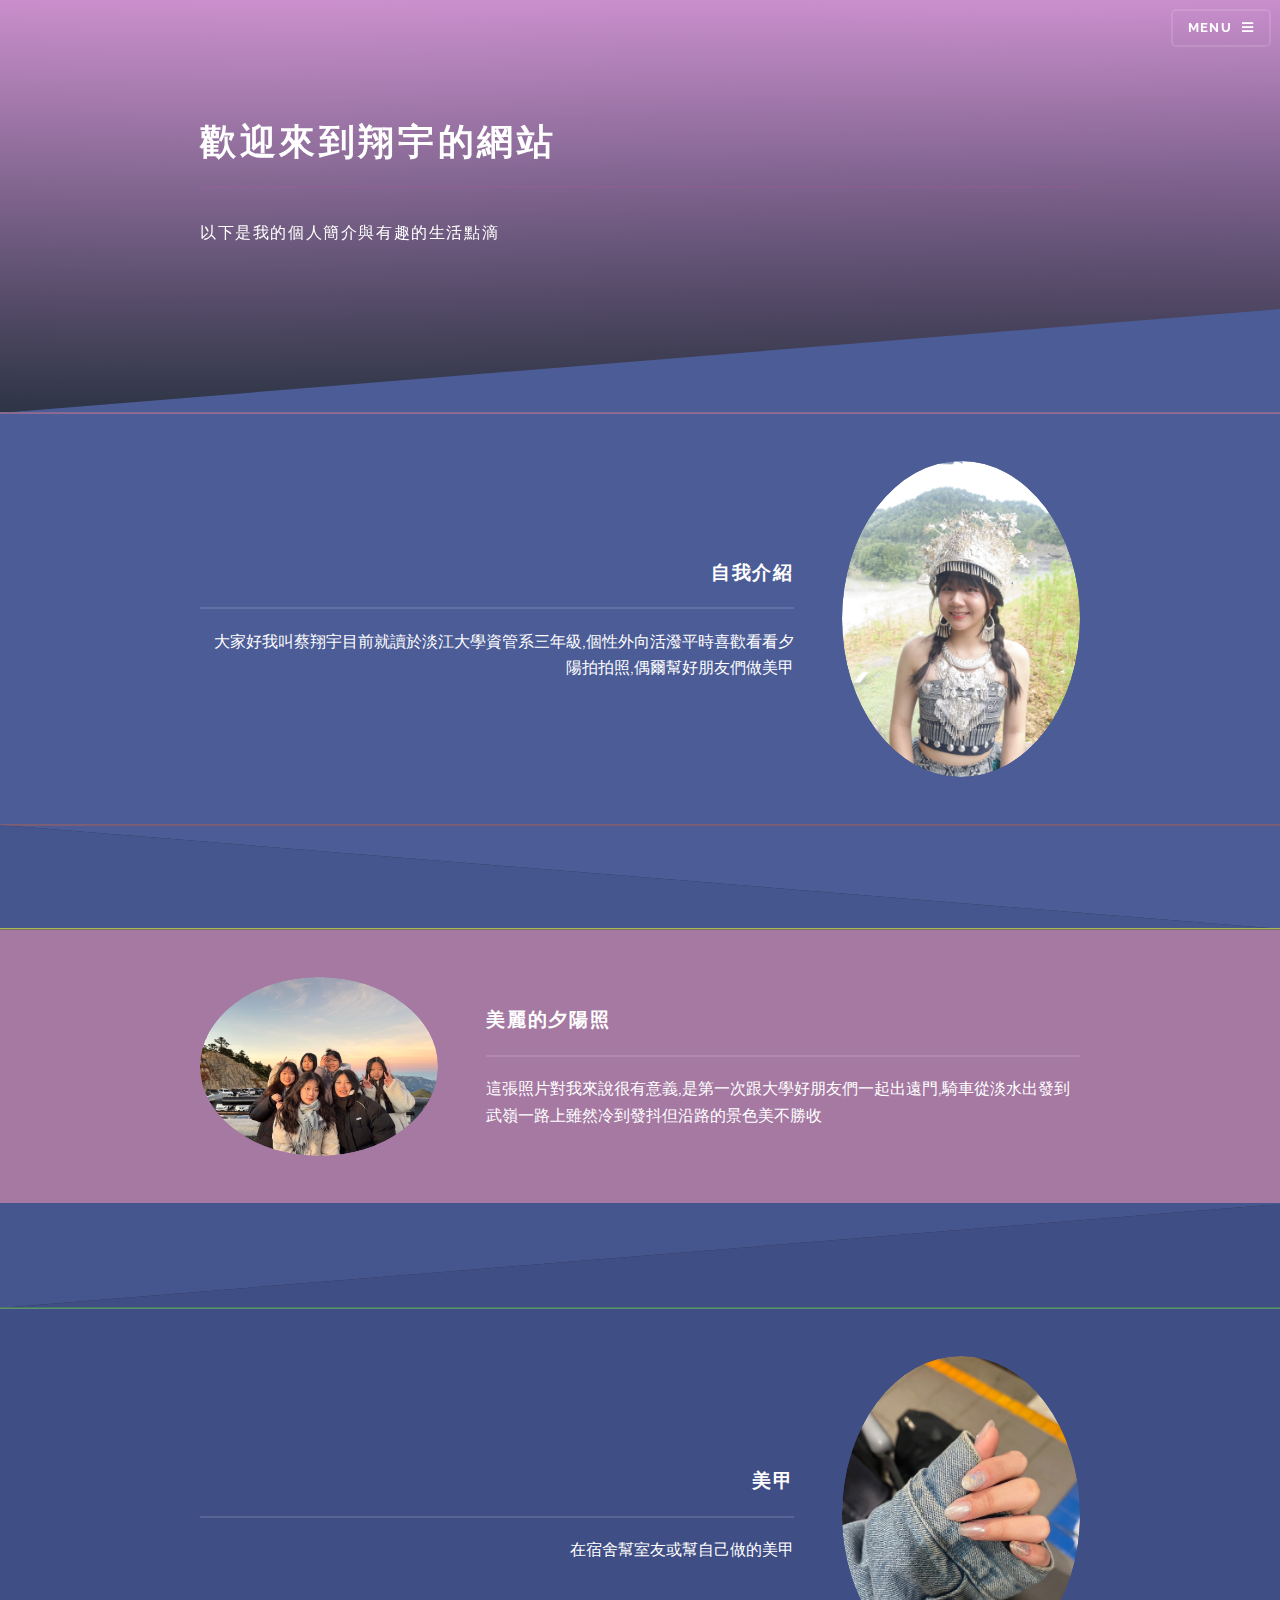
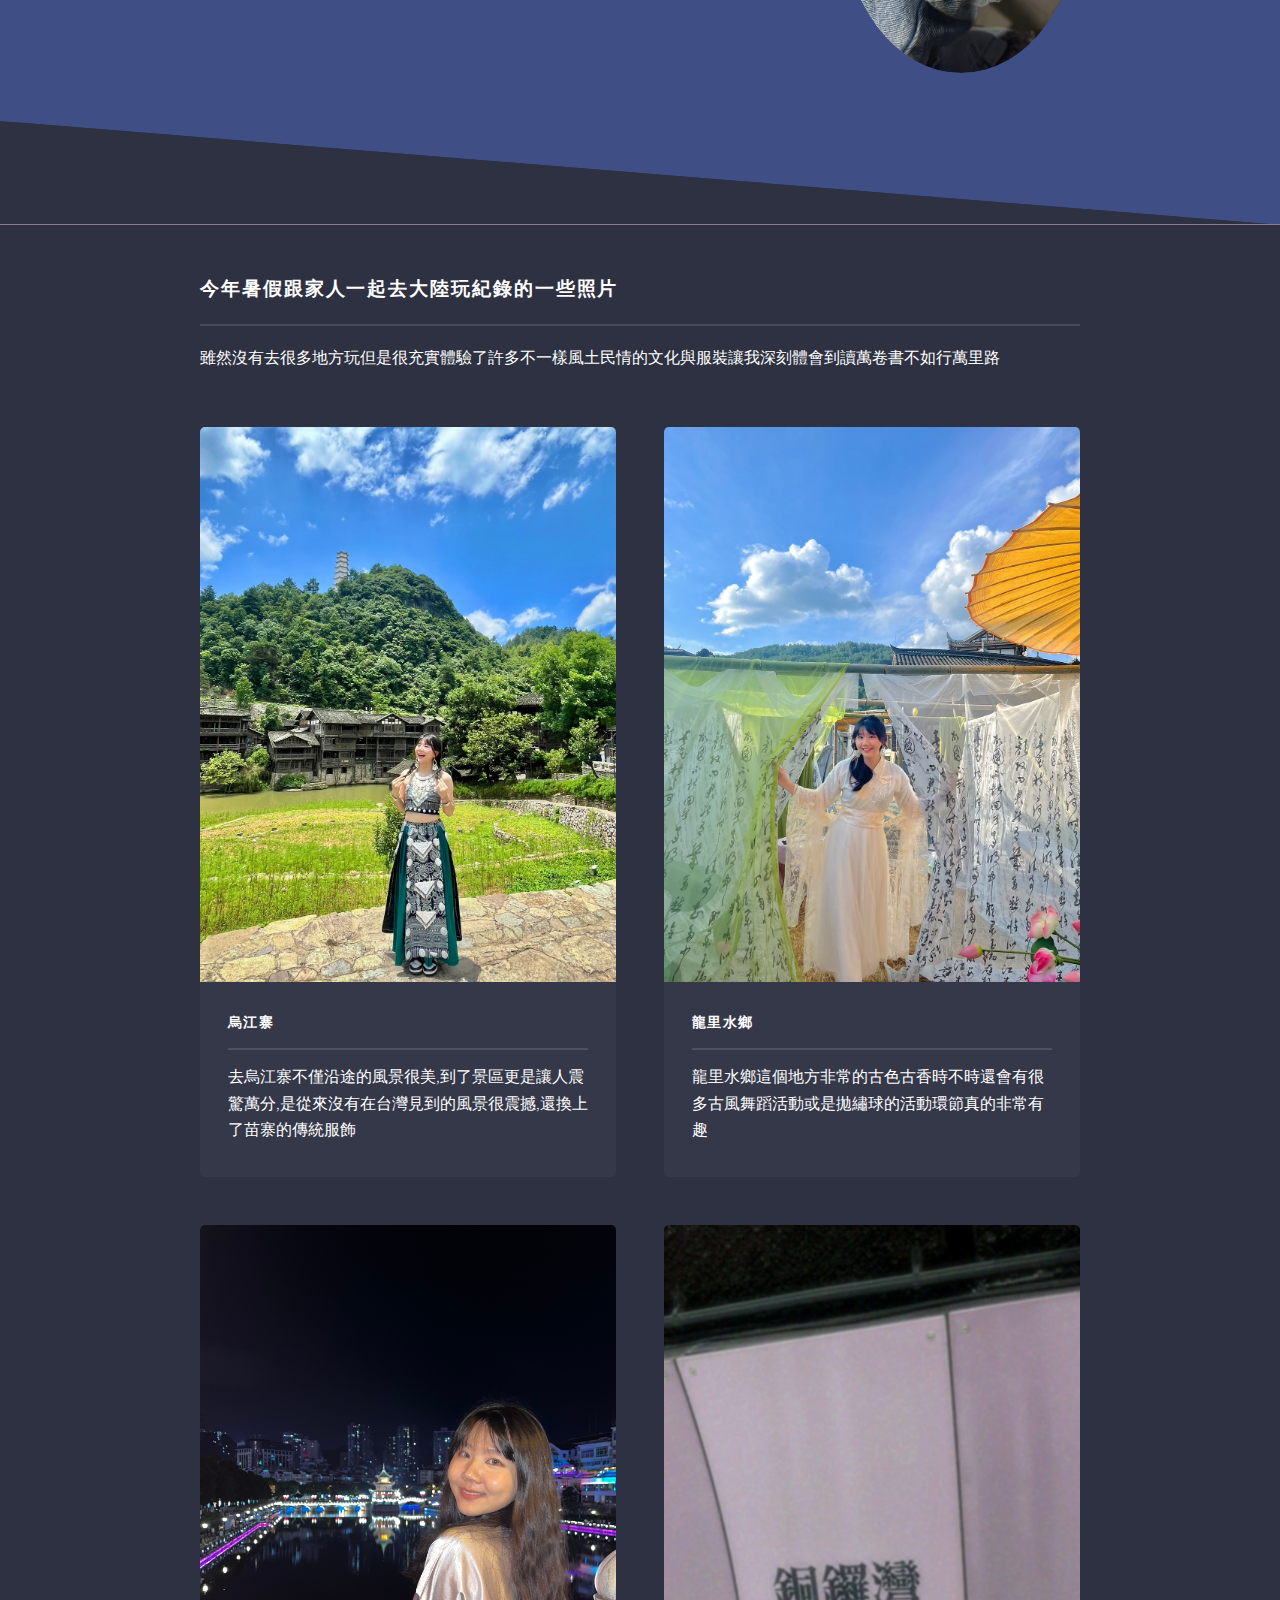
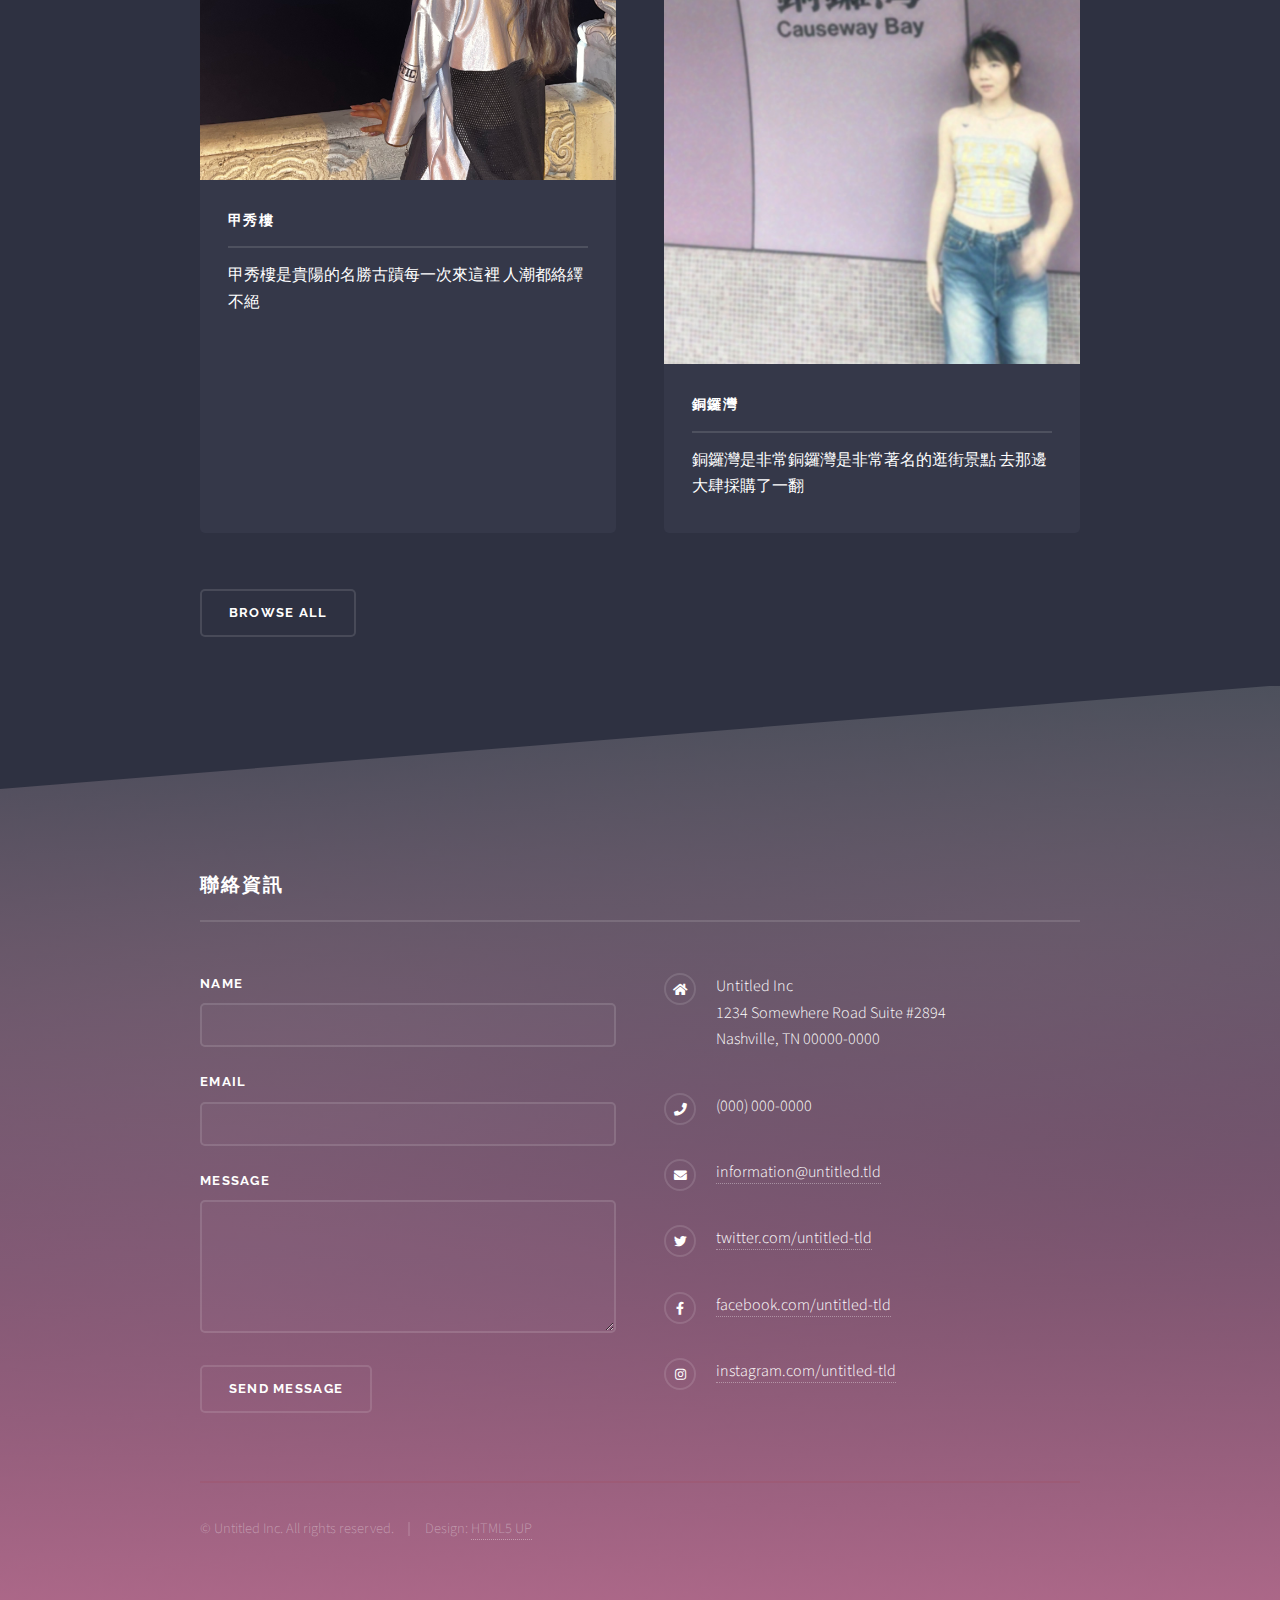
<file: index.html>
<!DOCTYPE HTML>
<!--
	Solid State by HTML5 UP
	html5up.net | @ajlkn
	Free for personal and commercial use under the CCA 3.0 license (html5up.net/license)
-->
<html>
	<head>
		<title>Solid State by HTML5 UP</title>
		<meta charset="utf-8" />
		<meta name="viewport" content="width=device-width, initial-scale=1, user-scalable=no" />
		<link rel="stylesheet" href="assets/css/main.css" />
		<noscript><link rel="stylesheet" href="assets/css/noscript.css" /></noscript>
	</head>
	<body class="is-preload">

		<!-- Page Wrapper -->
			<div id="page-wrapper">

				<!-- Header -->
					<header id="header" class="alt">
						<h1><a href="index.html">Solid State</a></h1>
						<nav>
							<a href="#menu">Menu</a>
						</nav>
					</header>

				<!-- Menu -->
					<nav id="menu">
						<div class="inner">
							<h2>Menu</h2>
							<ul class="links">
								<li><a href="index.html">Home</a></li>
								<li><a href="generic.html">Generic</a></li>
								<li><a href="elements.html">Elements</a></li>
								<li><a href="#">Log In</a></li>
								<li><a href="#">Sign Up</a></li>
							</ul>
							<a href="#" class="close">Close</a>
						</div>
					</nav>

				<!-- Banner -->
					<section id="banner">
						<div class="inner">
							
							<h2>歡迎來到翔宇的網站</h2>
							<p>以下是我的個人簡介與有趣的生活點滴</p>
                            <p></p>
						</div>
					</section>

				<!-- Wrapper -->
					<section id="wrapper">

						<!-- One -->
							<section id="one" class="wrapper spotlight style1">
								<div class="inner">
									<a href="#" class="image"><img src="大臉笑.jpg" alt="" /></a>
									<div class="content">
										<h2 class="major">自我介紹
                                        </h2>
										<p> 大家好我叫蔡翔宇目前就讀於淡江大學資管系三年級,個性外向活潑平時喜歡看看夕陽拍拍照,偶爾幫好朋友們做美甲</p>
										
									</div>
								</div>
							</section>

						<!-- Two -->
							<section id="two" class="wrapper alt spotlight style2">
								<div class="inner">
									<a href="#" class="image"><img src="團2.jpg" alt="" /></a>
									<div class="content">
										<h2 class="major">美麗的夕陽照</h2>
										<p>這張照片對我來說很有意義,是第一次跟大學好朋友們一起出遠門,騎車從淡水出發到武嶺一路上雖然冷到發抖但沿路的景色美不勝收

                                        </p>
									</div>
								</div>
							</section>

						<!-- Three -->
							<section id="three" class="wrapper spotlight style3">
								<div class="inner">
									<a href="#" class="image"><img src="甲.jpg" alt="" /></a>
									<div class="content">
										<h2 class="major">美甲</h2>
										<p>在宿舍幫室友或幫自己做的美甲</p>
										
									</div>
								</div>
							</section>

						<!-- Four -->
							<section id="four" class="wrapper alt style1">
								<div class="inner">
									<h2 class="major">今年暑假跟家人一起去大陸玩紀錄的一些照片</h2>
									<p>雖然沒有去很多地方玩但是很充實體驗了許多不一樣風土民情的文化與服裝讓我深刻體會到讀萬卷書不如行萬里路</p>
									<section class="features">
										<article>
											<a href="#" class="image"><img src="辮子.jpg" alt="" /></a>
											<h3 class="major">烏江寨</h3>
											<p>去烏江寨不僅沿途的風景很美,到了景區更是讓人震驚萬分,是從來沒有在台灣見到的風景很震撼,還換上了苗寨的傳統服飾</p>
											
										</article>
										<article>
											<a href="#" class="image"><img src="古裝.jpg" alt="" /></a>
											<h3 class="major">龍里水鄉</h3>
											<p>龍里水鄉這個地方非常的古色古香時不時還會有很多古風舞蹈活動或是拋繡球的活動環節真的非常有趣</p>
											
										</article>
										<article>
											<a href="#" class="image"><img src="甲秀樓.jpg" alt="" /></a>
											<h3 class="major">甲秀樓
											</h3>
											<p>甲秀樓是貴陽的名勝古蹟每一次來這裡 人潮都絡繹不絕</p>
											
										</article>
										<article>
											<a href="#" class="image"><img src="銅鑼灣.jpg" alt="" /></a>
											<h3 class="major">銅鑼灣</h3>
											<p>銅鑼灣是非常銅鑼灣是非常著名的逛街景點 去那邊大肆採購了一翻</p>
											
										</article>
									</section>
									<ul class="actions">
										<li><a href="#" class="button">Browse All</a></li>
									</ul>
								</div>
							</section>

					</section>

				<!-- Footer -->
					<section id="footer">
						<div class="inner">
							<h2 class="major">聯絡資訊</h2>
							<p>
							</p>
							<form method="post" action="#">
								<div class="fields">
									<div class="field">
										<label for="name">Name</label>
										<input type="text" name="name" id="name" />
									</div>
									<div class="field">
										<label for="email">Email</label>
										<input type="email" name="email" id="email" />
									</div>
									<div class="field">
										<label for="message">Message</label>
										<textarea name="message" id="message" rows="4"></textarea>
									</div>
								</div>
								<ul class="actions">
									<li><input type="submit" value="Send Message" /></li>
								</ul>
							</form>
							<ul class="contact">
								<li class="icon solid fa-home">
									Untitled Inc<br />
									1234 Somewhere Road Suite #2894<br />
									Nashville, TN 00000-0000
								</li>
								<li class="icon solid fa-phone">(000) 000-0000</li>
								<li class="icon solid fa-envelope"><a href="#">information@untitled.tld</a></li>
								<li class="icon brands fa-twitter"><a href="#">twitter.com/untitled-tld</a></li>
								<li class="icon brands fa-facebook-f"><a href="#">facebook.com/untitled-tld</a></li>
								<li class="icon brands fa-instagram"><a href="#">instagram.com/untitled-tld</a></li>
							</ul>
							<ul class="copyright">
								<li>&copy; Untitled Inc. All rights reserved.</li><li>Design: <a href="http://html5up.net">HTML5 UP</a></li>
							</ul>
						</div>
					</section>

			</div>

		<!-- Scripts -->
			<script src="assets/js/jquery.min.js"></script>
			<script src="assets/js/jquery.scrollex.min.js"></script>
			<script src="assets/js/browser.min.js"></script>
			<script src="assets/js/breakpoints.min.js"></script>
			<script src="assets/js/util.js"></script>
			<script src="assets/js/main.js"></script>

	</body>
</html>
</file>
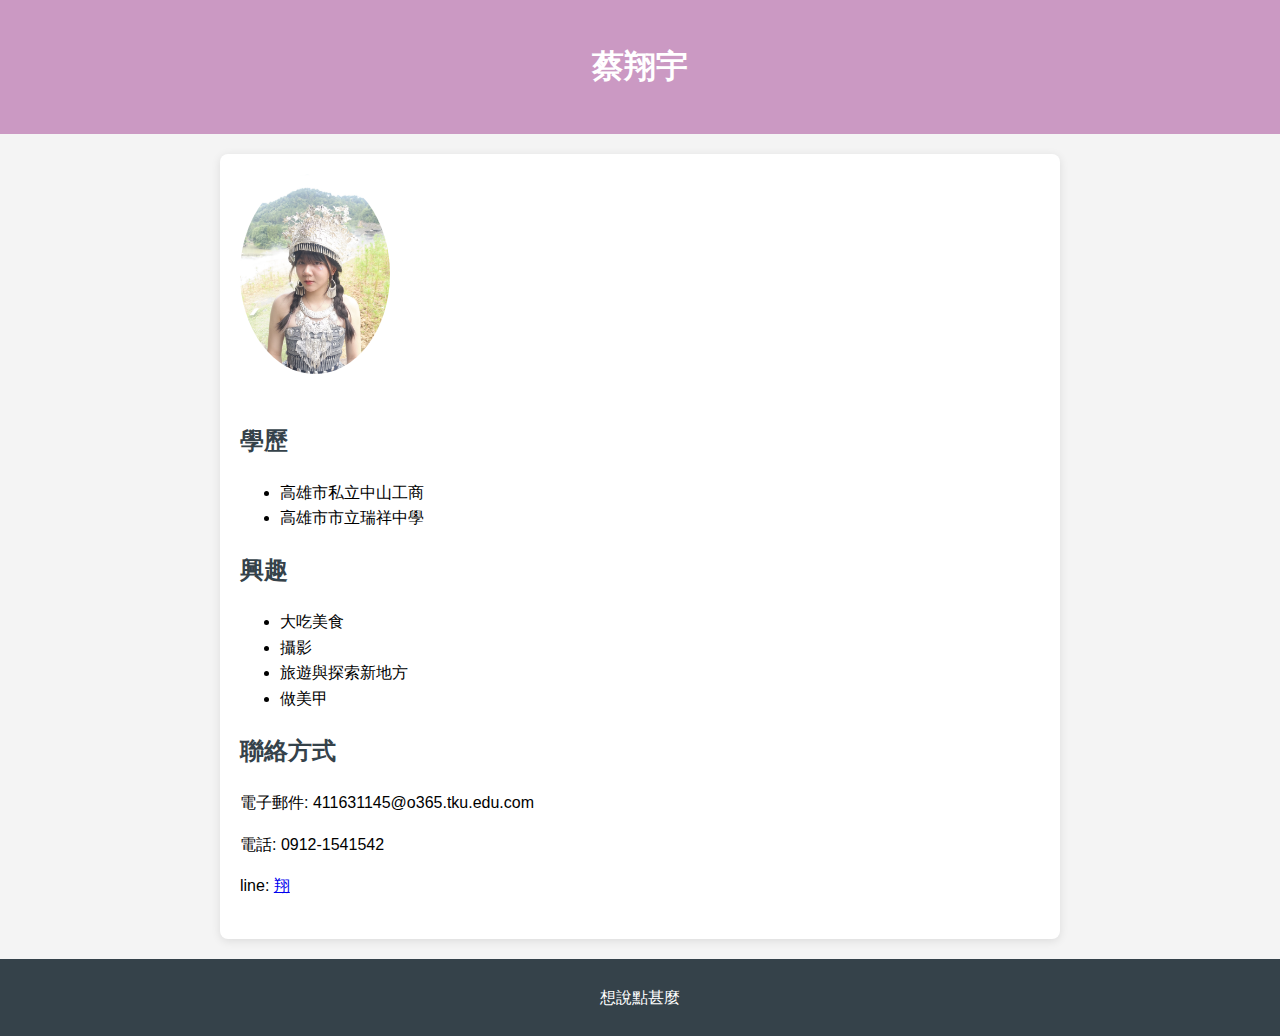
<file: about.html>
<!DOCTYPE html>
<html lang="en">
<head>
    <meta charset="UTF-8">
    <meta name="viewport" content="width=device-width, initial-scale=1.0">
    <title>歡迎來到翔宇的網站</title>
    <link rel="stylesheet" href="style.css">
</head>


<body>
    <div>
        <header>
            <h1>蔡翔宇</h1>
        </header>

        <main>
            <section class="education-section">
                <img src="法令紋.jpg" alt="個人照" class="profile-pic">
                <h2>學歷</h2>
                <ul>
                    <li>高雄市私立中山工商</li>
                    <li>高雄市市立瑞祥中學</li>
                </ul>
            </section>
            <section class="interests-section">
                <h2>興趣</h2>
                <ul>
                    <li>大吃美食</li>
                    <li>攝影</li>
                    <li>旅遊與探索新地方</li>
                    <li>做美甲</li>
                </ul>
            </section>
            <section class="contact-section">
                <h2>聯絡方式</h2>
                <p>電子郵件: 411631145@o365.tku.edu.com</p>
                <p>電話: 0912-1541542</p>
                <p>line: <a href="https://www.linkedin.com/in/yourprofile" target="_blank">翔</a></p>
            </section>
        </main>
        <footer>
            <p>想說點甚麼</p>
        </footer>
    </div>
    
</body>
</html>
</file>
<file: assets/css/noscript.css>
/*
	Solid State by HTML5 UP
	html5up.net | @ajlkn
	Free for personal and commercial use under the CCA 3.0 license (html5up.net/license)
*/

/* Banner */

	body.is-preload #banner .logo {
		-moz-transform: none;
		-webkit-transform: none;
		-ms-transform: none;
		transform: none;
		opacity: 1;
	}

	body.is-preload #banner h2 {
		opacity: 1;
		-moz-transform: none;
		-webkit-transform: none;
		-ms-transform: none;
		transform: none;
		-moz-filter: none;
		-webkit-filter: none;
		-ms-filter: none;
		filter: none;
	}

	body.is-preload #banner p {
		opacity: 01;
		-moz-transform: none;
		-webkit-transform: none;
		-ms-transform: none;
		transform: none;
		-moz-filter: none;
		-webkit-filter: none;
		-ms-filter: none;
		filter: none;
	}
</file>
<file: style.css>
body {
    font-family: Arial, sans-serif;
    line-height: 1.6;
    margin: 0;
    padding: 0;
    background-color: #f4f4f4;
}

header {
    background: #cb99c3;
    color: #ffffff;
    padding: 20px 0;
    text-align: center;
}

main {
    max-width: 800px;
    margin: 20px auto;
    padding: 20px;
    background: #ffffff;
    border-radius: 8px;
    box-shadow: 0 2px 10px rgba(0, 0, 0, 0.1);
}

.profile-pic{
    width: 150PX;
    border-radius: 50%;
    margin-bottom: 20px;
}

section {
    margin-bottom: 20px;
}

h2 {
    color: #35424a;
}

footer {
    text-align: center;
    padding: 10px 0;
    background: #35424a;
    color: #ffffff;
}
</file>
<file: assets/css/main.css>
@import url(fontawesome-all.min.css);
@import url("https://fonts.googleapis.com/css?family=Raleway:200,700|Source+Sans+Pro:300,600,300italic,600italic");

/*
	Solid State by HTML5 UP
	html5up.net | @ajlkn
	Free for personal and commercial use under the CCA 3.0 license (html5up.net/license)
*/

html, body, div, span, applet, object,
iframe, h1, h2, h3, h4, h5, h6, p, blockquote,
pre, a, abbr, acronym, address, big, cite,
code, del, dfn, em, img, ins, kbd, q, s, samp,
small, strike, strong, sub, sup, tt, var, b,
u, i, center, dl, dt, dd, ol, ul, li, fieldset,
form, label, legend, table, caption, tbody,
tfoot, thead, tr, th, td, article, aside,
canvas, details, embed, figure, figcaption,
footer, header, hgroup, menu, nav, output, ruby,
section, summary, time, mark, audio, video {
	margin: 0;
	padding: 0;
	border: 0;
	font-size: 100%;
	font: inherit;
	vertical-align: baseline;}

article, aside, details, figcaption, figure,
footer, header, hgroup, menu, nav, section {
	display: block;}

body {
	line-height: 1;
}

ol, ul {
	list-style: none;
}

blockquote, q {
	quotes: none;
}

	blockquote:before, blockquote:after, q:before, q:after {
		content: '';
		content: none;
	}

table {
	border-collapse: collapse;
	border-spacing: 0;
}

body {
	-webkit-text-size-adjust: none;
}

mark {
	background-color: transparent;
	color: inherit;
}

input::-moz-focus-inner {
	border: 0;
	padding: 0;
}

input, select, textarea {
	-moz-appearance: none;
	-webkit-appearance: none;
	-ms-appearance: none;
	appearance: none;
}

/* Basic */

	@-ms-viewport {
		width: device-width;
	}

	body {
		-ms-overflow-style: scrollbar;
	}

	@media screen and (max-width: 480px) {

		html, body {
			min-width: 320px;
		}

	}

	html {
		box-sizing: border-box;
	}

	*, *:before, *:after {
		box-sizing: inherit;
	}

	body {
		background-color: #2e3141;
		background-image: linear-gradient(to top, rgba(46, 49, 65, 0.8), rgba(46, 49, 65, 0.8)), url("../../images/bg.jpg");
		background-size: auto,
 cover;
		background-attachment: fixed,
 fixed;
		background-position: center,
 center;
	}

		body.is-preload *, body.is-preload *:before, body.is-preload *:after {
			-moz-animation: none !important;
			-webkit-animation: none !important;
			-ms-animation: none !important;
			animation: none !important;
			-moz-transition: none !important;
			-webkit-transition: none !important;
			-ms-transition: none !important;
			transition: none !important;
		}

/* Type */

	body, input, select, textarea {
		color: #ffffff;
		font-family: "Source Sans Pro", Helvetica, sans-serif;
		font-size: 16.5pt;
		font-weight: 300;
		line-height: 1.65;
	}

		@media screen and (max-width: 1680px) {

			body, input, select, textarea {
				font-size: 13pt;
			}

		}

		@media screen and (max-width: 1280px) {

			body, input, select, textarea {
				font-size: 12pt;
			}

		}

		@media screen and (max-width: 980px) {

			body, input, select, textarea {
				font-size: 12pt;
			}

		}

		@media screen and (max-width: 736px) {

			body, input, select, textarea {
				font-size: 12pt;
			}

		}

		@media screen and (max-width: 480px) {

			body, input, select, textarea {
				font-size: 12pt;
			}

		}

	a {
		-moz-transition: color 0.2s ease-in-out, border-bottom-color 0.2s ease-in-out;
		-webkit-transition: color 0.2s ease-in-out, border-bottom-color 0.2s ease-in-out;
		-ms-transition: color 0.2s ease-in-out, border-bottom-color 0.2s ease-in-out;
		transition: color 0.2s ease-in-out, border-bottom-color 0.2s ease-in-out;
		border-bottom: dotted 1px rgba(255, 255, 255, 0.35);
		color: #ffffff;
		text-decoration: none;
	}

		a:hover {
			border-bottom-color: transparent;
			color: #ffffff !important;
		}

		a.special:not(.button) {
			text-decoration: none;
			border-bottom: 0;
			display: block;
			font-family: Raleway, Helvetica, sans-serif;
			font-size: 0.8em;
			font-weight: 700;
			letter-spacing: 0.1em;
			margin: 0 0 2em 0;
			text-transform: uppercase;
		}

			a.special:not(.button):before {
				-moz-osx-font-smoothing: grayscale;
				-webkit-font-smoothing: antialiased;
				display: inline-block;
				font-style: normal;
				font-variant: normal;
				text-rendering: auto;
				line-height: 1;
				text-transform: none !important;
				font-family: 'Font Awesome 5 Free';
				font-weight: 900;
			}

			a.special:not(.button):before {
				-moz-transition: background-color 0.2s ease-in-out;
				-webkit-transition: background-color 0.2s ease-in-out;
				-ms-transition: background-color 0.2s ease-in-out;
				transition: background-color 0.2s ease-in-out;
				border-radius: 100%;
				border: solid 2px rgba(255, 255, 255, 0.125);
				content: '\f105';
				display: inline-block;
				font-size: 1.25em;
				height: 2em;
				line-height: 1.75em;
				margin-right: 0.85em;
				text-align: center;
				text-indent: 0.15em;
				vertical-align: middle;
				width: 2em;
			}

			a.special:not(.button):hover:before {
				background-color: rgba(255, 255, 255, 0.025);
			}

			a.special:not(.button):active:before {
				background-color: rgba(255, 255, 255, 0.075);
			}

	strong, b {
		color: #ffffff;
		font-weight: 600;
	}

	em, i {
		font-style: italic;
	}

	p {
		margin: 0 0 2em 0;
	}

	h1, h2, h3, h4, h5, h6 {
		color: #ffffff;
		font-family: Raleway, Helvetica, sans-serif;
		font-weight: 700;
		letter-spacing: 0.1em;
		margin: 0 0 1em 0;
		text-transform: uppercase;
	}

		h1 a, h2 a, h3 a, h4 a, h5 a, h6 a {
			color: inherit;
			text-decoration: none;
			border-bottom: 0;
		}

		h1 span, h2 span, h3 span, h4 span, h5 span, h6 span {
			font-weight: 200;
		}

		h1.major, h2.major, h3.major, h4.major, h5.major, h6.major {
			padding-bottom: 1em;
			border-bottom: solid 2px rgba(255, 255, 255, 0.125);
		}

	h2 {
		font-size: 1.2em;
	}

	h3 {
		font-size: 0.9em;
	}

	h4 {
		font-size: 0.7em;
	}

	h5 {
		font-size: 0.7em;
	}

	h6 {
		font-size: 0.7em;
	}

	@media screen and (max-width: 736px) {

		h2 {
			font-size: 1em;
		}

		h3 {
			font-size: 0.8em;
		}

	}

	sub {
		font-size: 0.8em;
		position: relative;
		top: 0.5em;
	}

	sup {
		font-size: 0.8em;
		position: relative;
		top: -0.5em;
	}

	blockquote {
		border-left: solid 4px rgba(255, 255, 255, 0.125);
		font-style: italic;
		margin: 0 0 2em 0;
		padding: 0.5em 0 0.5em 2em;
	}

	code {
		background: rgba(255, 255, 255, 0.025);
		border-radius: 5px;
		border: solid 2px rgba(255, 255, 255, 0.125);
		font-family: "Courier New", monospace;
		font-size: 0.9em;
		margin: 0 0.25em;
		padding: 0.25em 0.65em;
	}

	pre {
		-webkit-overflow-scrolling: touch;
		font-family: "Courier New", monospace;
		font-size: 0.9em;
		margin: 0 0 2em 0;
	}

		pre code {
			display: block;
			line-height: 1.75em;
			padding: 1em 1.5em;
			overflow-x: auto;
		}

	hr {
		border: 0;
		border-bottom: solid 2px rgba(255, 255, 255, 0.125);
		margin: 2.5em 0;
	}

		hr.major {
			margin: 4em 0;
		}

	.align-left {
		text-align: left;
	}

	.align-center {
		text-align: center;
	}

	.align-right {
		text-align: right;
	}

/* Row */

	.row {
		display: flex;
		flex-wrap: wrap;
		box-sizing: border-box;
		align-items: stretch;
	}

		.row > * {
			box-sizing: border-box;
		}

		.row.gtr-uniform > * > :last-child {
			margin-bottom: 0;
		}

		.row.aln-left {
			justify-content: flex-start;
		}

		.row.aln-center {
			justify-content: center;
		}

		.row.aln-right {
			justify-content: flex-end;
		}

		.row.aln-top {
			align-items: flex-start;
		}

		.row.aln-middle {
			align-items: center;
		}

		.row.aln-bottom {
			align-items: flex-end;
		}

		.row > .imp {
			order: -1;
		}

		.row > .col-1 {
			width: 8.33333%;
		}

		.row > .off-1 {
			margin-left: 8.33333%;
		}

		.row > .col-2 {
			width: 16.66667%;
		}

		.row > .off-2 {
			margin-left: 16.66667%;
		}

		.row > .col-3 {
			width: 25%;
		}

		.row > .off-3 {
			margin-left: 25%;
		}

		.row > .col-4 {
			width: 33.33333%;
		}

		.row > .off-4 {
			margin-left: 33.33333%;
		}

		.row > .col-5 {
			width: 41.66667%;
		}

		.row > .off-5 {
			margin-left: 41.66667%;
		}

		.row > .col-6 {
			width: 50%;
		}

		.row > .off-6 {
			margin-left: 50%;
		}

		.row > .col-7 {
			width: 58.33333%;
		}

		.row > .off-7 {
			margin-left: 58.33333%;
		}

		.row > .col-8 {
			width: 66.66667%;
		}

		.row > .off-8 {
			margin-left: 66.66667%;
		}

		.row > .col-9 {
			width: 75%;
		}

		.row > .off-9 {
			margin-left: 75%;
		}

		.row > .col-10 {
			width: 83.33333%;
		}

		.row > .off-10 {
			margin-left: 83.33333%;
		}

		.row > .col-11 {
			width: 91.66667%;
		}

		.row > .off-11 {
			margin-left: 91.66667%;
		}

		.row > .col-12 {
			width: 100%;
		}

		.row > .off-12 {
			margin-left: 100%;
		}

		.row.gtr-0 {
			margin-top: 0;
			margin-left: 0em;
		}

			.row.gtr-0 > * {
				padding: 0 0 0 0em;
			}

			.row.gtr-0.gtr-uniform {
				margin-top: 0em;
			}

				.row.gtr-0.gtr-uniform > * {
					padding-top: 0em;
				}

		.row.gtr-25 {
			margin-top: 0;
			margin-left: -0.4375em;
		}

			.row.gtr-25 > * {
				padding: 0 0 0 0.4375em;
			}

			.row.gtr-25.gtr-uniform {
				margin-top: -0.4375em;
			}

				.row.gtr-25.gtr-uniform > * {
					padding-top: 0.4375em;
				}

		.row.gtr-50 {
			margin-top: 0;
			margin-left: -0.875em;
		}

			.row.gtr-50 > * {
				padding: 0 0 0 0.875em;
			}

			.row.gtr-50.gtr-uniform {
				margin-top: -0.875em;
			}

				.row.gtr-50.gtr-uniform > * {
					padding-top: 0.875em;
				}

		.row {
			margin-top: 0;
			margin-left: -1.75em;
		}

			.row > * {
				padding: 0 0 0 1.75em;
			}

			.row.gtr-uniform {
				margin-top: -1.75em;
			}

				.row.gtr-uniform > * {
					padding-top: 1.75em;
				}

		.row.gtr-150 {
			margin-top: 0;
			margin-left: -2.625em;
		}

			.row.gtr-150 > * {
				padding: 0 0 0 2.625em;
			}

			.row.gtr-150.gtr-uniform {
				margin-top: -2.625em;
			}

				.row.gtr-150.gtr-uniform > * {
					padding-top: 2.625em;
				}

		.row.gtr-200 {
			margin-top: 0;
			margin-left: -3.5em;
		}

			.row.gtr-200 > * {
				padding: 0 0 0 3.5em;
			}

			.row.gtr-200.gtr-uniform {
				margin-top: -3.5em;
			}

				.row.gtr-200.gtr-uniform > * {
					padding-top: 3.5em;
				}

		@media screen and (max-width: 1680px) {

			.row {
				display: flex;
				flex-wrap: wrap;
				box-sizing: border-box;
				align-items: stretch;
			}

				.row > * {
					box-sizing: border-box;
				}

				.row.gtr-uniform > * > :last-child {
					margin-bottom: 0;
				}

				.row.aln-left {
					justify-content: flex-start;
				}

				.row.aln-center {
					justify-content: center;
				}

				.row.aln-right {
					justify-content: flex-end;
				}

				.row.aln-top {
					align-items: flex-start;
				}

				.row.aln-middle {
					align-items: center;
				}

				.row.aln-bottom {
					align-items: flex-end;
				}

				.row > .imp-xlarge {
					order: -1;
				}

				.row > .col-1-xlarge {
					width: 8.33333%;
				}

				.row > .off-1-xlarge {
					margin-left: 8.33333%;
				}

				.row > .col-2-xlarge {
					width: 16.66667%;
				}

				.row > .off-2-xlarge {
					margin-left: 16.66667%;
				}

				.row > .col-3-xlarge {
					width: 25%;
				}

				.row > .off-3-xlarge {
					margin-left: 25%;
				}

				.row > .col-4-xlarge {
					width: 33.33333%;
				}

				.row > .off-4-xlarge {
					margin-left: 33.33333%;
				}

				.row > .col-5-xlarge {
					width: 41.66667%;
				}

				.row > .off-5-xlarge {
					margin-left: 41.66667%;
				}

				.row > .col-6-xlarge {
					width: 50%;
				}

				.row > .off-6-xlarge {
					margin-left: 50%;
				}

				.row > .col-7-xlarge {
					width: 58.33333%;
				}

				.row > .off-7-xlarge {
					margin-left: 58.33333%;
				}

				.row > .col-8-xlarge {
					width: 66.66667%;
				}

				.row > .off-8-xlarge {
					margin-left: 66.66667%;
				}

				.row > .col-9-xlarge {
					width: 75%;
				}

				.row > .off-9-xlarge {
					margin-left: 75%;
				}

				.row > .col-10-xlarge {
					width: 83.33333%;
				}

				.row > .off-10-xlarge {
					margin-left: 83.33333%;
				}

				.row > .col-11-xlarge {
					width: 91.66667%;
				}

				.row > .off-11-xlarge {
					margin-left: 91.66667%;
				}

				.row > .col-12-xlarge {
					width: 100%;
				}

				.row > .off-12-xlarge {
					margin-left: 100%;
				}

				.row.gtr-0 {
					margin-top: 0;
					margin-left: 0em;
				}

					.row.gtr-0 > * {
						padding: 0 0 0 0em;
					}

					.row.gtr-0.gtr-uniform {
						margin-top: 0em;
					}

						.row.gtr-0.gtr-uniform > * {
							padding-top: 0em;
						}

				.row.gtr-25 {
					margin-top: 0;
					margin-left: -0.4375em;
				}

					.row.gtr-25 > * {
						padding: 0 0 0 0.4375em;
					}

					.row.gtr-25.gtr-uniform {
						margin-top: -0.4375em;
					}

						.row.gtr-25.gtr-uniform > * {
							padding-top: 0.4375em;
						}

				.row.gtr-50 {
					margin-top: 0;
					margin-left: -0.875em;
				}

					.row.gtr-50 > * {
						padding: 0 0 0 0.875em;
					}

					.row.gtr-50.gtr-uniform {
						margin-top: -0.875em;
					}

						.row.gtr-50.gtr-uniform > * {
							padding-top: 0.875em;
						}

				.row {
					margin-top: 0;
					margin-left: -1.75em;
				}

					.row > * {
						padding: 0 0 0 1.75em;
					}

					.row.gtr-uniform {
						margin-top: -1.75em;
					}

						.row.gtr-uniform > * {
							padding-top: 1.75em;
						}

				.row.gtr-150 {
					margin-top: 0;
					margin-left: -2.625em;
				}

					.row.gtr-150 > * {
						padding: 0 0 0 2.625em;
					}

					.row.gtr-150.gtr-uniform {
						margin-top: -2.625em;
					}

						.row.gtr-150.gtr-uniform > * {
							padding-top: 2.625em;
						}

				.row.gtr-200 {
					margin-top: 0;
					margin-left: -3.5em;
				}

					.row.gtr-200 > * {
						padding: 0 0 0 3.5em;
					}

					.row.gtr-200.gtr-uniform {
						margin-top: -3.5em;
					}

						.row.gtr-200.gtr-uniform > * {
							padding-top: 3.5em;
						}

		}

		@media screen and (max-width: 1280px) {

			.row {
				display: flex;
				flex-wrap: wrap;
				box-sizing: border-box;
				align-items: stretch;
			}

				.row > * {
					box-sizing: border-box;
				}

				.row.gtr-uniform > * > :last-child {
					margin-bottom: 0;
				}

				.row.aln-left {
					justify-content: flex-start;
				}

				.row.aln-center {
					justify-content: center;
				}

				.row.aln-right {
					justify-content: flex-end;
				}

				.row.aln-top {
					align-items: flex-start;
				}

				.row.aln-middle {
					align-items: center;
				}

				.row.aln-bottom {
					align-items: flex-end;
				}

				.row > .imp-large {
					order: -1;
				}

				.row > .col-1-large {
					width: 8.33333%;
				}

				.row > .off-1-large {
					margin-left: 8.33333%;
				}

				.row > .col-2-large {
					width: 16.66667%;
				}

				.row > .off-2-large {
					margin-left: 16.66667%;
				}

				.row > .col-3-large {
					width: 25%;
				}

				.row > .off-3-large {
					margin-left: 25%;
				}

				.row > .col-4-large {
					width: 33.33333%;
				}

				.row > .off-4-large {
					margin-left: 33.33333%;
				}

				.row > .col-5-large {
					width: 41.66667%;
				}

				.row > .off-5-large {
					margin-left: 41.66667%;
				}

				.row > .col-6-large {
					width: 50%;
				}

				.row > .off-6-large {
					margin-left: 50%;
				}

				.row > .col-7-large {
					width: 58.33333%;
				}

				.row > .off-7-large {
					margin-left: 58.33333%;
				}

				.row > .col-8-large {
					width: 66.66667%;
				}

				.row > .off-8-large {
					margin-left: 66.66667%;
				}

				.row > .col-9-large {
					width: 75%;
				}

				.row > .off-9-large {
					margin-left: 75%;
				}

				.row > .col-10-large {
					width: 83.33333%;
				}

				.row > .off-10-large {
					margin-left: 83.33333%;
				}

				.row > .col-11-large {
					width: 91.66667%;
				}

				.row > .off-11-large {
					margin-left: 91.66667%;
				}

				.row > .col-12-large {
					width: 100%;
				}

				.row > .off-12-large {
					margin-left: 100%;
				}

				.row.gtr-0 {
					margin-top: 0;
					margin-left: 0em;
				}

					.row.gtr-0 > * {
						padding: 0 0 0 0em;
					}

					.row.gtr-0.gtr-uniform {
						margin-top: 0em;
					}

						.row.gtr-0.gtr-uniform > * {
							padding-top: 0em;
						}

				.row.gtr-25 {
					margin-top: 0;
					margin-left: -0.4375em;
				}

					.row.gtr-25 > * {
						padding: 0 0 0 0.4375em;
					}

					.row.gtr-25.gtr-uniform {
						margin-top: -0.4375em;
					}

						.row.gtr-25.gtr-uniform > * {
							padding-top: 0.4375em;
						}

				.row.gtr-50 {
					margin-top: 0;
					margin-left: -0.875em;
				}

					.row.gtr-50 > * {
						padding: 0 0 0 0.875em;
					}

					.row.gtr-50.gtr-uniform {
						margin-top: -0.875em;
					}

						.row.gtr-50.gtr-uniform > * {
							padding-top: 0.875em;
						}

				.row {
					margin-top: 0;
					margin-left: -1.75em;
				}

					.row > * {
						padding: 0 0 0 1.75em;
					}

					.row.gtr-uniform {
						margin-top: -1.75em;
					}

						.row.gtr-uniform > * {
							padding-top: 1.75em;
						}

				.row.gtr-150 {
					margin-top: 0;
					margin-left: -2.625em;
				}

					.row.gtr-150 > * {
						padding: 0 0 0 2.625em;
					}

					.row.gtr-150.gtr-uniform {
						margin-top: -2.625em;
					}

						.row.gtr-150.gtr-uniform > * {
							padding-top: 2.625em;
						}

				.row.gtr-200 {
					margin-top: 0;
					margin-left: -3.5em;
				}

					.row.gtr-200 > * {
						padding: 0 0 0 3.5em;
					}

					.row.gtr-200.gtr-uniform {
						margin-top: -3.5em;
					}

						.row.gtr-200.gtr-uniform > * {
							padding-top: 3.5em;
						}

		}

		@media screen and (max-width: 980px) {

			.row {
				display: flex;
				flex-wrap: wrap;
				box-sizing: border-box;
				align-items: stretch;
			}

				.row > * {
					box-sizing: border-box;
				}

				.row.gtr-uniform > * > :last-child {
					margin-bottom: 0;
				}

				.row.aln-left {
					justify-content: flex-start;
				}

				.row.aln-center {
					justify-content: center;
				}

				.row.aln-right {
					justify-content: flex-end;
				}

				.row.aln-top {
					align-items: flex-start;
				}

				.row.aln-middle {
					align-items: center;
				}

				.row.aln-bottom {
					align-items: flex-end;
				}

				.row > .imp-medium {
					order: -1;
				}

				.row > .col-1-medium {
					width: 8.33333%;
				}

				.row > .off-1-medium {
					margin-left: 8.33333%;
				}

				.row > .col-2-medium {
					width: 16.66667%;
				}

				.row > .off-2-medium {
					margin-left: 16.66667%;
				}

				.row > .col-3-medium {
					width: 25%;
				}

				.row > .off-3-medium {
					margin-left: 25%;
				}

				.row > .col-4-medium {
					width: 33.33333%;
				}

				.row > .off-4-medium {
					margin-left: 33.33333%;
				}

				.row > .col-5-medium {
					width: 41.66667%;
				}

				.row > .off-5-medium {
					margin-left: 41.66667%;
				}

				.row > .col-6-medium {
					width: 50%;
				}

				.row > .off-6-medium {
					margin-left: 50%;
				}

				.row > .col-7-medium {
					width: 58.33333%;
				}

				.row > .off-7-medium {
					margin-left: 58.33333%;
				}

				.row > .col-8-medium {
					width: 66.66667%;
				}

				.row > .off-8-medium {
					margin-left: 66.66667%;
				}

				.row > .col-9-medium {
					width: 75%;
				}

				.row > .off-9-medium {
					margin-left: 75%;
				}

				.row > .col-10-medium {
					width: 83.33333%;
				}

				.row > .off-10-medium {
					margin-left: 83.33333%;
				}

				.row > .col-11-medium {
					width: 91.66667%;
				}

				.row > .off-11-medium {
					margin-left: 91.66667%;
				}

				.row > .col-12-medium {
					width: 100%;
				}

				.row > .off-12-medium {
					margin-left: 100%;
				}

				.row.gtr-0 {
					margin-top: 0;
					margin-left: 0em;
				}

					.row.gtr-0 > * {
						padding: 0 0 0 0em;
					}

					.row.gtr-0.gtr-uniform {
						margin-top: 0em;
					}

						.row.gtr-0.gtr-uniform > * {
							padding-top: 0em;
						}

				.row.gtr-25 {
					margin-top: 0;
					margin-left: -0.4375em;
				}

					.row.gtr-25 > * {
						padding: 0 0 0 0.4375em;
					}

					.row.gtr-25.gtr-uniform {
						margin-top: -0.4375em;
					}

						.row.gtr-25.gtr-uniform > * {
							padding-top: 0.4375em;
						}

				.row.gtr-50 {
					margin-top: 0;
					margin-left: -0.875em;
				}

					.row.gtr-50 > * {
						padding: 0 0 0 0.875em;
					}

					.row.gtr-50.gtr-uniform {
						margin-top: -0.875em;
					}

						.row.gtr-50.gtr-uniform > * {
							padding-top: 0.875em;
						}

				.row {
					margin-top: 0;
					margin-left: -1.75em;
				}

					.row > * {
						padding: 0 0 0 1.75em;
					}

					.row.gtr-uniform {
						margin-top: -1.75em;
					}

						.row.gtr-uniform > * {
							padding-top: 1.75em;
						}

				.row.gtr-150 {
					margin-top: 0;
					margin-left: -2.625em;
				}

					.row.gtr-150 > * {
						padding: 0 0 0 2.625em;
					}

					.row.gtr-150.gtr-uniform {
						margin-top: -2.625em;
					}

						.row.gtr-150.gtr-uniform > * {
							padding-top: 2.625em;
						}

				.row.gtr-200 {
					margin-top: 0;
					margin-left: -3.5em;
				}

					.row.gtr-200 > * {
						padding: 0 0 0 3.5em;
					}

					.row.gtr-200.gtr-uniform {
						margin-top: -3.5em;
					}

						.row.gtr-200.gtr-uniform > * {
							padding-top: 3.5em;
						}

		}

		@media screen and (max-width: 736px) {

			.row {
				display: flex;
				flex-wrap: wrap;
				box-sizing: border-box;
				align-items: stretch;
			}

				.row > * {
					box-sizing: border-box;
				}

				.row.gtr-uniform > * > :last-child {
					margin-bottom: 0;
				}

				.row.aln-left {
					justify-content: flex-start;
				}

				.row.aln-center {
					justify-content: center;
				}

				.row.aln-right {
					justify-content: flex-end;
				}

				.row.aln-top {
					align-items: flex-start;
				}

				.row.aln-middle {
					align-items: center;
				}

				.row.aln-bottom {
					align-items: flex-end;
				}

				.row > .imp-small {
					order: -1;
				}

				.row > .col-1-small {
					width: 8.33333%;
				}

				.row > .off-1-small {
					margin-left: 8.33333%;
				}

				.row > .col-2-small {
					width: 16.66667%;
				}

				.row > .off-2-small {
					margin-left: 16.66667%;
				}

				.row > .col-3-small {
					width: 25%;
				}

				.row > .off-3-small {
					margin-left: 25%;
				}

				.row > .col-4-small {
					width: 33.33333%;
				}

				.row > .off-4-small {
					margin-left: 33.33333%;
				}

				.row > .col-5-small {
					width: 41.66667%;
				}

				.row > .off-5-small {
					margin-left: 41.66667%;
				}

				.row > .col-6-small {
					width: 50%;
				}

				.row > .off-6-small {
					margin-left: 50%;
				}

				.row > .col-7-small {
					width: 58.33333%;
				}

				.row > .off-7-small {
					margin-left: 58.33333%;
				}

				.row > .col-8-small {
					width: 66.66667%;
				}

				.row > .off-8-small {
					margin-left: 66.66667%;
				}

				.row > .col-9-small {
					width: 75%;
				}

				.row > .off-9-small {
					margin-left: 75%;
				}

				.row > .col-10-small {
					width: 83.33333%;
				}

				.row > .off-10-small {
					margin-left: 83.33333%;
				}

				.row > .col-11-small {
					width: 91.66667%;
				}

				.row > .off-11-small {
					margin-left: 91.66667%;
				}

				.row > .col-12-small {
					width: 100%;
				}

				.row > .off-12-small {
					margin-left: 100%;
				}

				.row.gtr-0 {
					margin-top: 0;
					margin-left: 0em;
				}

					.row.gtr-0 > * {
						padding: 0 0 0 0em;
					}

					.row.gtr-0.gtr-uniform {
						margin-top: 0em;
					}

						.row.gtr-0.gtr-uniform > * {
							padding-top: 0em;
						}

				.row.gtr-25 {
					margin-top: 0;
					margin-left: -0.3125em;
				}

					.row.gtr-25 > * {
						padding: 0 0 0 0.3125em;
					}

					.row.gtr-25.gtr-uniform {
						margin-top: -0.3125em;
					}

						.row.gtr-25.gtr-uniform > * {
							padding-top: 0.3125em;
						}

				.row.gtr-50 {
					margin-top: 0;
					margin-left: -0.625em;
				}

					.row.gtr-50 > * {
						padding: 0 0 0 0.625em;
					}

					.row.gtr-50.gtr-uniform {
						margin-top: -0.625em;
					}

						.row.gtr-50.gtr-uniform > * {
							padding-top: 0.625em;
						}

				.row {
					margin-top: 0;
					margin-left: -1.25em;
				}

					.row > * {
						padding: 0 0 0 1.25em;
					}

					.row.gtr-uniform {
						margin-top: -1.25em;
					}

						.row.gtr-uniform > * {
							padding-top: 1.25em;
						}

				.row.gtr-150 {
					margin-top: 0;
					margin-left: -1.875em;
				}

					.row.gtr-150 > * {
						padding: 0 0 0 1.875em;
					}

					.row.gtr-150.gtr-uniform {
						margin-top: -1.875em;
					}

						.row.gtr-150.gtr-uniform > * {
							padding-top: 1.875em;
						}

				.row.gtr-200 {
					margin-top: 0;
					margin-left: -2.5em;
				}

					.row.gtr-200 > * {
						padding: 0 0 0 2.5em;
					}

					.row.gtr-200.gtr-uniform {
						margin-top: -2.5em;
					}

						.row.gtr-200.gtr-uniform > * {
							padding-top: 2.5em;
						}

		}

		@media screen and (max-width: 480px) {

			.row {
				display: flex;
				flex-wrap: wrap;
				box-sizing: border-box;
				align-items: stretch;
			}

				.row > * {
					box-sizing: border-box;
				}

				.row.gtr-uniform > * > :last-child {
					margin-bottom: 0;
				}

				.row.aln-left {
					justify-content: flex-start;
				}

				.row.aln-center {
					justify-content: center;
				}

				.row.aln-right {
					justify-content: flex-end;
				}

				.row.aln-top {
					align-items: flex-start;
				}

				.row.aln-middle {
					align-items: center;
				}

				.row.aln-bottom {
					align-items: flex-end;
				}

				.row > .imp-xsmall {
					order: -1;
				}

				.row > .col-1-xsmall {
					width: 8.33333%;
				}

				.row > .off-1-xsmall {
					margin-left: 8.33333%;
				}

				.row > .col-2-xsmall {
					width: 16.66667%;
				}

				.row > .off-2-xsmall {
					margin-left: 16.66667%;
				}

				.row > .col-3-xsmall {
					width: 25%;
				}

				.row > .off-3-xsmall {
					margin-left: 25%;
				}

				.row > .col-4-xsmall {
					width: 33.33333%;
				}

				.row > .off-4-xsmall {
					margin-left: 33.33333%;
				}

				.row > .col-5-xsmall {
					width: 41.66667%;
				}

				.row > .off-5-xsmall {
					margin-left: 41.66667%;
				}

				.row > .col-6-xsmall {
					width: 50%;
				}

				.row > .off-6-xsmall {
					margin-left: 50%;
				}

				.row > .col-7-xsmall {
					width: 58.33333%;
				}

				.row > .off-7-xsmall {
					margin-left: 58.33333%;
				}

				.row > .col-8-xsmall {
					width: 66.66667%;
				}

				.row > .off-8-xsmall {
					margin-left: 66.66667%;
				}

				.row > .col-9-xsmall {
					width: 75%;
				}

				.row > .off-9-xsmall {
					margin-left: 75%;
				}

				.row > .col-10-xsmall {
					width: 83.33333%;
				}

				.row > .off-10-xsmall {
					margin-left: 83.33333%;
				}

				.row > .col-11-xsmall {
					width: 91.66667%;
				}

				.row > .off-11-xsmall {
					margin-left: 91.66667%;
				}

				.row > .col-12-xsmall {
					width: 100%;
				}

				.row > .off-12-xsmall {
					margin-left: 100%;
				}

				.row.gtr-0 {
					margin-top: 0;
					margin-left: 0em;
				}

					.row.gtr-0 > * {
						padding: 0 0 0 0em;
					}

					.row.gtr-0.gtr-uniform {
						margin-top: 0em;
					}

						.row.gtr-0.gtr-uniform > * {
							padding-top: 0em;
						}

				.row.gtr-25 {
					margin-top: 0;
					margin-left: -0.3125em;
				}

					.row.gtr-25 > * {
						padding: 0 0 0 0.3125em;
					}

					.row.gtr-25.gtr-uniform {
						margin-top: -0.3125em;
					}

						.row.gtr-25.gtr-uniform > * {
							padding-top: 0.3125em;
						}

				.row.gtr-50 {
					margin-top: 0;
					margin-left: -0.625em;
				}

					.row.gtr-50 > * {
						padding: 0 0 0 0.625em;
					}

					.row.gtr-50.gtr-uniform {
						margin-top: -0.625em;
					}

						.row.gtr-50.gtr-uniform > * {
							padding-top: 0.625em;
						}

				.row {
					margin-top: 0;
					margin-left: -1.25em;
				}

					.row > * {
						padding: 0 0 0 1.25em;
					}

					.row.gtr-uniform {
						margin-top: -1.25em;
					}

						.row.gtr-uniform > * {
							padding-top: 1.25em;
						}

				.row.gtr-150 {
					margin-top: 0;
					margin-left: -1.875em;
				}

					.row.gtr-150 > * {
						padding: 0 0 0 1.875em;
					}

					.row.gtr-150.gtr-uniform {
						margin-top: -1.875em;
					}

						.row.gtr-150.gtr-uniform > * {
							padding-top: 1.875em;
						}

				.row.gtr-200 {
					margin-top: 0;
					margin-left: -2.5em;
				}

					.row.gtr-200 > * {
						padding: 0 0 0 2.5em;
					}

					.row.gtr-200.gtr-uniform {
						margin-top: -2.5em;
					}

						.row.gtr-200.gtr-uniform > * {
							padding-top: 2.5em;
						}

		}

		@media screen and (max-width: 360px) {

			.row {
				display: flex;
				flex-wrap: wrap;
				box-sizing: border-box;
				align-items: stretch;
			}

				.row > * {
					box-sizing: border-box;
				}

				.row.gtr-uniform > * > :last-child {
					margin-bottom: 0;
				}

				.row.aln-left {
					justify-content: flex-start;
				}

				.row.aln-center {
					justify-content: center;
				}

				.row.aln-right {
					justify-content: flex-end;
				}

				.row.aln-top {
					align-items: flex-start;
				}

				.row.aln-middle {
					align-items: center;
				}

				.row.aln-bottom {
					align-items: flex-end;
				}

				.row > .imp-xxsmall {
					order: -1;
				}

				.row > .col-1-xxsmall {
					width: 8.33333%;
				}

				.row > .off-1-xxsmall {
					margin-left: 8.33333%;
				}

				.row > .col-2-xxsmall {
					width: 16.66667%;
				}

				.row > .off-2-xxsmall {
					margin-left: 16.66667%;
				}

				.row > .col-3-xxsmall {
					width: 25%;
				}

				.row > .off-3-xxsmall {
					margin-left: 25%;
				}

				.row > .col-4-xxsmall {
					width: 33.33333%;
				}

				.row > .off-4-xxsmall {
					margin-left: 33.33333%;
				}

				.row > .col-5-xxsmall {
					width: 41.66667%;
				}

				.row > .off-5-xxsmall {
					margin-left: 41.66667%;
				}

				.row > .col-6-xxsmall {
					width: 50%;
				}

				.row > .off-6-xxsmall {
					margin-left: 50%;
				}

				.row > .col-7-xxsmall {
					width: 58.33333%;
				}

				.row > .off-7-xxsmall {
					margin-left: 58.33333%;
				}

				.row > .col-8-xxsmall {
					width: 66.66667%;
				}

				.row > .off-8-xxsmall {
					margin-left: 66.66667%;
				}

				.row > .col-9-xxsmall {
					width: 75%;
				}

				.row > .off-9-xxsmall {
					margin-left: 75%;
				}

				.row > .col-10-xxsmall {
					width: 83.33333%;
				}

				.row > .off-10-xxsmall {
					margin-left: 83.33333%;
				}

				.row > .col-11-xxsmall {
					width: 91.66667%;
				}

				.row > .off-11-xxsmall {
					margin-left: 91.66667%;
				}

				.row > .col-12-xxsmall {
					width: 100%;
				}

				.row > .off-12-xxsmall {
					margin-left: 100%;
				}

				.row.gtr-0 {
					margin-top: 0;
					margin-left: 0em;
				}

					.row.gtr-0 > * {
						padding: 0 0 0 0em;
					}

					.row.gtr-0.gtr-uniform {
						margin-top: 0em;
					}

						.row.gtr-0.gtr-uniform > * {
							padding-top: 0em;
						}

				.row.gtr-25 {
					margin-top: 0;
					margin-left: -0.3125em;
				}

					.row.gtr-25 > * {
						padding: 0 0 0 0.3125em;
					}

					.row.gtr-25.gtr-uniform {
						margin-top: -0.3125em;
					}

						.row.gtr-25.gtr-uniform > * {
							padding-top: 0.3125em;
						}

				.row.gtr-50 {
					margin-top: 0;
					margin-left: -0.625em;
				}

					.row.gtr-50 > * {
						padding: 0 0 0 0.625em;
					}

					.row.gtr-50.gtr-uniform {
						margin-top: -0.625em;
					}

						.row.gtr-50.gtr-uniform > * {
							padding-top: 0.625em;
						}

				.row {
					margin-top: 0;
					margin-left: -1.25em;
				}

					.row > * {
						padding: 0 0 0 1.25em;
					}

					.row.gtr-uniform {
						margin-top: -1.25em;
					}

						.row.gtr-uniform > * {
							padding-top: 1.25em;
						}

				.row.gtr-150 {
					margin-top: 0;
					margin-left: -1.875em;
				}

					.row.gtr-150 > * {
						padding: 0 0 0 1.875em;
					}

					.row.gtr-150.gtr-uniform {
						margin-top: -1.875em;
					}

						.row.gtr-150.gtr-uniform > * {
							padding-top: 1.875em;
						}

				.row.gtr-200 {
					margin-top: 0;
					margin-left: -2.5em;
				}

					.row.gtr-200 > * {
						padding: 0 0 0 2.5em;
					}

					.row.gtr-200.gtr-uniform {
						margin-top: -2.5em;
					}

						.row.gtr-200.gtr-uniform > * {
							padding-top: 2.5em;
						}

		}

/* Section/Article */

	section.special, article.special {
		text-align: center;
	}

/* Form */

	form {
		margin: 0 0 2em 0;
	}

		form > :last-child {
			margin-bottom: 0;
		}

		form > .fields {
			display: -moz-flex;
			display: -webkit-flex;
			display: -ms-flex;
			display: flex;
			-moz-flex-wrap: wrap;
			-webkit-flex-wrap: wrap;
			-ms-flex-wrap: wrap;
			flex-wrap: wrap;
			width: calc(100% + 3em);
			margin: -1.5em 0 2em -1.5em;
		}

			form > .fields > .field {
				-moz-flex-grow: 0;
				-webkit-flex-grow: 0;
				-ms-flex-grow: 0;
				flex-grow: 0;
				-moz-flex-shrink: 0;
				-webkit-flex-shrink: 0;
				-ms-flex-shrink: 0;
				flex-shrink: 0;
				padding: 1.5em 0 0 1.5em;
				width: calc(100% - 1.5em);
			}

				form > .fields > .field.half {
					width: calc(50% - 0.75em);
				}

				form > .fields > .field.third {
					width: calc(100%/3 - 0.5em);
				}

				form > .fields > .field.quarter {
					width: calc(25% - 0.375em);
				}

		@media screen and (max-width: 480px) {

			form > .fields {
				width: calc(100% + 3em);
				margin: -1.5em 0 2em -1.5em;
			}

				form > .fields > .field {
					padding: 1.5em 0 0 1.5em;
					width: calc(100% - 1.5em);
				}

					form > .fields > .field.half {
						width: calc(100% - 1.5em);
					}

					form > .fields > .field.third {
						width: calc(100% - 1.5em);
					}

					form > .fields > .field.quarter {
						width: calc(100% - 1.5em);
					}

		}

	label {
		color: #ffffff;
		display: block;
		font-family: Raleway, Helvetica, sans-serif;
		font-size: 0.8em;
		font-weight: 700;
		letter-spacing: 0.1em;
		margin: 0 0 0.7em 0;
		text-transform: uppercase;
	}

	input[type="text"],
	input[type="password"],
	input[type="email"],
	input[type="tel"],
	select,
	textarea {
		-moz-appearance: none;
		-webkit-appearance: none;
		-ms-appearance: none;
		appearance: none;
		background: rgba(255, 255, 255, 0.025);
		border-radius: 5px;
		border: none;
		border: solid 2px rgba(255, 255, 255, 0.125);
		color: inherit;
		display: block;
		outline: 0;
		padding: 0 1em;
		text-decoration: none;
		width: 100%;
	}

		input[type="text"]:invalid,
		input[type="password"]:invalid,
		input[type="email"]:invalid,
		input[type="tel"]:invalid,
		select:invalid,
		textarea:invalid {
			box-shadow: none;
		}

		input[type="text"]:focus,
		input[type="password"]:focus,
		input[type="email"]:focus,
		input[type="tel"]:focus,
		select:focus,
		textarea:focus {
			border-color: #5b6ba6;
		}

	select {
		background-image: url("data:image/svg+xml;charset=utf8,%3Csvg xmlns='http://www.w3.org/2000/svg' width='40' height='40' preserveAspectRatio='none' viewBox='0 0 40 40'%3E%3Cpath d='M9.4,12.3l10.4,10.4l10.4-10.4c0.2-0.2,0.5-0.4,0.9-0.4c0.3,0,0.6,0.1,0.9,0.4l3.3,3.3c0.2,0.2,0.4,0.5,0.4,0.9 c0,0.4-0.1,0.6-0.4,0.9L20.7,31.9c-0.2,0.2-0.5,0.4-0.9,0.4c-0.3,0-0.6-0.1-0.9-0.4L4.3,17.3c-0.2-0.2-0.4-0.5-0.4-0.9 c0-0.4,0.1-0.6,0.4-0.9l3.3-3.3c0.2-0.2,0.5-0.4,0.9-0.4S9.1,12.1,9.4,12.3z' fill='rgba(255, 255, 255, 0.125)' /%3E%3C/svg%3E");
		background-size: 1.25rem;
		background-repeat: no-repeat;
		background-position: calc(100% - 1rem) center;
		height: 2.75em;
		padding-right: 2.75em;
		text-overflow: ellipsis;
	}

		select option {
			color: #ffffff;
			background: #2e3141;
		}

		select:focus::-ms-value {
			background-color: transparent;
		}

		select::-ms-expand {
			display: none;
		}

	input[type="text"],
	input[type="password"],
	input[type="email"],
	select {
		height: 2.75em;
	}

	textarea {
		padding: 0.75em 1em;
	}

	input[type="checkbox"],
	input[type="radio"] {
		-moz-appearance: none;
		-webkit-appearance: none;
		-ms-appearance: none;
		appearance: none;
		display: block;
		float: left;
		margin-right: -2em;
		opacity: 0;
		width: 1em;
		z-index: -1;
	}

		input[type="checkbox"] + label,
		input[type="radio"] + label {
			text-decoration: none;
			color: #ffffff;
			cursor: pointer;
			display: inline-block;
			font-size: 1em;
			font-family: "Source Sans Pro", Helvetica, sans-serif;
			text-transform: none;
			letter-spacing: 0;
			font-weight: 300;
			padding-left: 2.4em;
			padding-right: 0.75em;
			position: relative;
		}

			input[type="checkbox"] + label:before,
			input[type="radio"] + label:before {
				-moz-osx-font-smoothing: grayscale;
				-webkit-font-smoothing: antialiased;
				display: inline-block;
				font-style: normal;
				font-variant: normal;
				text-rendering: auto;
				line-height: 1;
				text-transform: none !important;
				font-family: 'Font Awesome 5 Free';
				font-weight: 900;
			}

			input[type="checkbox"] + label:before,
			input[type="radio"] + label:before {
				background: rgba(255, 255, 255, 0.025);
				border-radius: 5px;
				border: solid 2px rgba(255, 255, 255, 0.125);
				content: '';
				display: inline-block;
				font-size: 0.8em;
				height: 2.0625em;
				left: 0;
				line-height: 2.0625em;
				position: absolute;
				text-align: center;
				top: 0;
				width: 2.0625em;
			}

		input[type="checkbox"]:checked + label:before,
		input[type="radio"]:checked + label:before {
			background: #ffffff;
			border-color: #ffffff;
			content: '\f00c';
			color: #2e3141;
		}

		input[type="checkbox"]:focus + label:before,
		input[type="radio"]:focus + label:before {
			border-color: #4c5c96;
		}

	input[type="checkbox"] + label:before {
		border-radius: 5px;
	}

	input[type="radio"] + label:before {
		border-radius: 100%;
	}

	::-webkit-input-placeholder {
		color: rgba(255, 255, 255, 0.35) !important;
		opacity: 1.0;
	}

	:-moz-placeholder {
		color: rgba(255, 255, 255, 0.35) !important;
		opacity: 1.0;
	}

	::-moz-placeholder {
		color: rgba(255, 255, 255, 0.35) !important;
		opacity: 1.0;
	}

	:-ms-input-placeholder {
		color: rgba(255, 255, 255, 0.35) !important;
		opacity: 1.0;
	}

/* Box */

	.box {
		border-radius: 5px;
		border: solid 2px rgba(255, 255, 255, 0.125);
		margin-bottom: 2em;
		padding: 1.5em;
	}

		.box > :last-child,
		.box > :last-child > :last-child,
		.box > :last-child > :last-child > :last-child {
			margin-bottom: 0;
		}

		.box.alt {
			border: 0;
			border-radius: 0;
			padding: 0;
		}

/* Icon */

	.icon {
		text-decoration: none;
		border-bottom: none;
		position: relative;
	}

		.icon:before {
			-moz-osx-font-smoothing: grayscale;
			-webkit-font-smoothing: antialiased;
			display: inline-block;
			font-style: normal;
			font-variant: normal;
			text-rendering: auto;
			line-height: 1;
			text-transform: none !important;
			font-family: 'Font Awesome 5 Free';
			font-weight: 400;
		}

		.icon > .label {
			display: none;
		}

		.icon:before {
			line-height: inherit;
		}

		.icon.solid:before {
			font-weight: 900;
		}

		.icon.brands:before {
			font-family: 'Font Awesome 5 Brands';
		}

/* Image */

	.image {
		border-radius: 5px;
		border: 0;
		display: inline-block;
		position: relative;
	}

		.image img {
			border-radius: 5px;
			display: block;
		}

		.image.left, .image.right {
			max-width: 40%;
		}

			.image.left img, .image.right img {
				width: 100%;
			}

		.image.left {
			float: left;
			padding: 0 1.5em 1em 0;
			top: 0.25em;
		}

		.image.right {
			float: right;
			padding: 0 0 1em 1.5em;
			top: 0.25em;
		}

		.image.fit {
			display: block;
			margin: 0 0 2em 0;
			width: 100%;
		}

			.image.fit img {
				width: 100%;
			}

		.image.main {
			display: block;
			margin: 0 0 3em 0;
			width: 100%;
		}

			.image.main img {
				width: 100%;
			}

/* List */

	ol {
		list-style: decimal;
		margin: 0 0 2em 0;
		padding-left: 1.25em;
	}

		ol li {
			padding-left: 0.25em;
		}

	ul {
		list-style: disc;
		margin: 0 0 2em 0;
		padding-left: 1em;
	}

		ul li {
			padding-left: 0.5em;
		}

		ul.alt {
			list-style: none;
			padding-left: 0;
		}

			ul.alt li {
				border-top: solid 1px rgba(205, 99, 99, 0.125);
				padding: 0.5em 0;
			}

				ul.alt li:first-child {
					border-top: 0;
					padding-top: 0;
				}

	dl {
		margin: 0 0 2em 0;
	}

		dl dt {
			display: block;
			font-weight: 600;
			margin: 0 0 1em 0;
		}

		dl dd {
			margin-left: 2em;
		}

/* Actions */

	ul.actions {
		display: -moz-flex;
		display: -webkit-flex;
		display: -ms-flex;
		display: flex;
		cursor: default;
		list-style: none;
		margin-left: -1em;
		padding-left: 0;
	}

		ul.actions li {
			padding: 0 0 0 1em;
			vertical-align: middle;
		}

		ul.actions.special {
			-moz-justify-content: center;
			-webkit-justify-content: center;
			-ms-justify-content: center;
			justify-content: center;
			width: 100%;
			margin-left: 0;
		}

			ul.actions.special li:first-child {
				padding-left: 0;
			}

		ul.actions.stacked {
			-moz-flex-direction: column;
			-webkit-flex-direction: column;
			-ms-flex-direction: column;
			flex-direction: column;
			margin-left: 0;
		}

			ul.actions.stacked li {
				padding: 1.3em 0 0 0;
			}

				ul.actions.stacked li:first-child {
					padding-top: 0;
				}

		ul.actions.fit {
			width: calc(100% + 1em);
		}

			ul.actions.fit li {
				-moz-flex-grow: 1;
				-webkit-flex-grow: 1;
				-ms-flex-grow: 1;
				flex-grow: 1;
				-moz-flex-shrink: 1;
				-webkit-flex-shrink: 1;
				-ms-flex-shrink: 1;
				flex-shrink: 1;
				width: 100%;
			}

				ul.actions.fit li > * {
					width: 100%;
				}

			ul.actions.fit.stacked {
				width: 100%;
			}

		@media screen and (max-width: 480px) {

			ul.actions:not(.fixed) {
				-moz-flex-direction: column;
				-webkit-flex-direction: column;
				-ms-flex-direction: column;
				flex-direction: column;
				margin-left: 0;
				width: 100% !important;
			}

				ul.actions:not(.fixed) li {
					-moz-flex-grow: 1;
					-webkit-flex-grow: 1;
					-ms-flex-grow: 1;
					flex-grow: 1;
					-moz-flex-shrink: 1;
					-webkit-flex-shrink: 1;
					-ms-flex-shrink: 1;
					flex-shrink: 1;
					padding: 1em 0 0 0;
					text-align: center;
					width: 100%;
				}

					ul.actions:not(.fixed) li > * {
						width: 100%;
					}

					ul.actions:not(.fixed) li:first-child {
						padding-top: 0;
					}

					ul.actions:not(.fixed) li input[type="submit"],
					ul.actions:not(.fixed) li input[type="reset"],
					ul.actions:not(.fixed) li input[type="button"],
					ul.actions:not(.fixed) li button,
					ul.actions:not(.fixed) li .button {
						width: 100%;
					}

						ul.actions:not(.fixed) li input[type="submit"].icon:before,
						ul.actions:not(.fixed) li input[type="reset"].icon:before,
						ul.actions:not(.fixed) li input[type="button"].icon:before,
						ul.actions:not(.fixed) li button.icon:before,
						ul.actions:not(.fixed) li .button.icon:before {
							margin-left: -0.5rem;
						}

		}

/* Icons */

	ul.icons {
		cursor: default;
		list-style: none;
		padding-left: 0;
	}

		ul.icons li {
			display: inline-block;
			padding: 0 1em 0 0;
		}

			ul.icons li:last-child {
				padding-right: 0;
			}

			ul.icons li .icon:before {
				font-size: 1.25em;
			}

/* Contact */

	ul.contact {
		list-style: none;
		padding: 0;
	}

		ul.contact li {
			text-decoration: none;
			margin: 2.5em 0 0 0;
			padding: 0 0 0 3.25em;
			position: relative;
		}

			ul.contact li:before {
				-moz-osx-font-smoothing: grayscale;
				-webkit-font-smoothing: antialiased;
				display: inline-block;
				font-style: normal;
				font-variant: normal;
				text-rendering: auto;
				line-height: 1;
				text-transform: none !important;
				font-family: 'Font Awesome 5 Free';
				font-weight: 400;
			}

			ul.contact li:before {
				border-radius: 100%;
				border: solid 2px rgba(255, 255, 255, 0.125);
				display: inline-block;
				font-size: 0.8em;
				height: 2.5em;
				left: 0;
				line-height: 2.35em;
				position: absolute;
				text-align: center;
				top: 0;
				width: 2.5em;
			}

			ul.contact li:first-child {
				margin-top: 0;
			}

		@media screen and (max-width: 736px) {

			ul.contact li {
				margin: 1.5em 0 0 0;
			}

		}

/* Pagination */

	ul.pagination {
		cursor: default;
		list-style: none;
		padding-left: 0;
	}

		ul.pagination li {
			display: inline-block;
			padding-left: 0;
			vertical-align: middle;
		}

			ul.pagination li > .page {
				-moz-transition: background-color 0.2s ease-in-out, color 0.2s ease-in-out;
				-webkit-transition: background-color 0.2s ease-in-out, color 0.2s ease-in-out;
				-ms-transition: background-color 0.2s ease-in-out, color 0.2s ease-in-out;
				transition: background-color 0.2s ease-in-out, color 0.2s ease-in-out;
				border-bottom: 0;
				border-radius: 5px;
				display: inline-block;
				height: 1.5em;
				line-height: 1.5em;
				margin: 0 0.125em;
				min-width: 1.5em;
				padding: 0 0.5em;
				text-align: center;
			}

				ul.pagination li > .page:hover {
					background-color: rgba(255, 255, 255, 0.025);
				}

				ul.pagination li > .page.active {
					background-color: #4c5c96;
				}

			ul.pagination li:first-child {
				padding-right: 0.75em;
			}

			ul.pagination li:last-child {
				padding-left: 0.75em;
			}

		@media screen and (max-width: 480px) {

			ul.pagination li:nth-child(n+2):nth-last-child(n+2) {
				display: none;
			}

			ul.pagination li .button {
				width: 100%;
			}

			ul.pagination li:first-child {
				width: calc(50% - 2px);
				text-align: left;
				padding-right: 0.325em;
			}

			ul.pagination li:last-child {
				width: calc(50% - 2px);
				text-align: right;
				padding-left: 0.325em;
			}

		}

/* Table */

	.table-wrapper {
		-webkit-overflow-scrolling: touch;
		overflow-x: auto;
	}

	table {
		margin: 0 0 2em 0;
		width: 100%;
	}

		table tbody tr {
			border: solid 1px rgba(145, 70, 70, 0.125);
			border-left: 0;
			border-right: 0;
		}

			table tbody tr:nth-child(2n + 1) {
				background-color: rgba(255, 255, 255, 0.025);
			}

		table td {
			padding: 0.75em 0.75em;
		}

		table th {
			color: #ffffff;
			font-size: 0.9em;
			font-weight: 600;
			padding: 0 0.75em 0.75em 0.75em;
			text-align: left;
		}

		table thead {
			border-bottom: solid 2px rgba(255, 255, 255, 0.125);
		}

		table tfoot {
			border-top: solid 2px rgba(255, 255, 255, 0.125);
		}

		table.alt {
			border-collapse: separate;
		}

			table.alt tbody tr td {
				border: solid 1px rgba(246, 190, 246, 0.827);
				border-left-width: 0;
				border-top-width: 0;
			}

				table.alt tbody tr td:first-child {
					border-left-width: 1px;
				}

			table.alt tbody tr:first-child td {
				border-top-width: 1px;
			}

			table.alt thead {
				border-bottom: 0;
			}

			table.alt tfoot {
				border-top: 0;
			}

/* Button */

	input[type="submit"],
	input[type="reset"],
	input[type="button"],
	button,
	.button {
		-moz-appearance: none;
		-webkit-appearance: none;
		-ms-appearance: none;
		appearance: none;
		-moz-transition: background-color 0.2s ease-in-out;
		-webkit-transition: background-color 0.2s ease-in-out;
		-ms-transition: background-color 0.2s ease-in-out;
		transition: background-color 0.2s ease-in-out;
		background-color: transparent;
		border-radius: 5px;
		border: 0;
		box-shadow: inset 0 0 0 2px rgba(255, 255, 255, 0.125);
		color: #ffffff !important;
		cursor: pointer;
		display: inline-block;
		font-family: Raleway, Helvetica, sans-serif;
		font-size: 0.8em;
		font-weight: 700;
		height: 3.75em;
		letter-spacing: 0.1em;
		line-height: 3.75em;
		padding: 0 2.25em;
		text-align: center;
		text-decoration: none;
		text-transform: uppercase;
		white-space: nowrap;
	}

		input[type="submit"]:hover,
		input[type="reset"]:hover,
		input[type="button"]:hover,
		button:hover,
		.button:hover {
			background-color: rgba(255, 255, 255, 0.025);
		}

		input[type="submit"]:active,
		input[type="reset"]:active,
		input[type="button"]:active,
		button:active,
		.button:active {
			background-color: rgba(255, 255, 255, 0.075);
		}

		input[type="submit"].icon:before,
		input[type="reset"].icon:before,
		input[type="button"].icon:before,
		button.icon:before,
		.button.icon:before {
			margin-right: 0.5em;
			color: rgba(255, 255, 255, 0.35);
		}

		input[type="submit"].primary,
		input[type="reset"].primary,
		input[type="button"].primary,
		button.primary,
		.button.primary {
			background-color: #4c5c96;
			box-shadow: none;
		}

			input[type="submit"].primary:hover,
			input[type="reset"].primary:hover,
			input[type="button"].primary:hover,
			button.primary:hover,
			.button.primary:hover {
				background-color: #53639e;
			}

			input[type="submit"].primary:active,
			input[type="reset"].primary:active,
			input[type="button"].primary:active,
			button.primary:active,
			.button.primary:active {
				background-color: #45558d;
			}

			input[type="submit"].primary.icon:before,
			input[type="reset"].primary.icon:before,
			input[type="button"].primary.icon:before,
			button.primary.icon:before,
			.button.primary.icon:before {
				color: #7985b0;
			}

		input[type="submit"].fit,
		input[type="reset"].fit,
		input[type="button"].fit,
		button.fit,
		.button.fit {
			width: 100%;
		}

		input[type="submit"].small,
		input[type="reset"].small,
		input[type="button"].small,
		button.small,
		.button.small {
			font-size: 0.6em;
		}

		input[type="submit"].large,
		input[type="reset"].large,
		input[type="button"].large,
		button.large,
		.button.large {
			font-size: 1em;
		}

		input[type="submit"].disabled, input[type="submit"]:disabled,
		input[type="reset"].disabled,
		input[type="reset"]:disabled,
		input[type="button"].disabled,
		input[type="button"]:disabled,
		button.disabled,
		button:disabled,
		.button.disabled,
		.button:disabled {
			opacity: 0.25;
		}

		@media screen and (max-width: 480px) {

			input[type="submit"],
			input[type="reset"],
			input[type="button"],
			button,
			.button {
				padding: 0;
			}

		}

/* Features */

	.features {
		display: -moz-flex;
		display: -webkit-flex;
		display: -ms-flex;
		display: flex;
		-moz-flex-wrap: wrap;
		-webkit-flex-wrap: wrap;
		-ms-flex-wrap: wrap;
		flex-wrap: wrap;
		margin: 0 0 2em 0;
	}

		.features article {
			padding: 1.75em 1.75em 0.1em 1.75em ;
			background-color: #353849;
			border-radius: 5px;
			margin: 1.5em 3em 1.5em 0;
			width: calc(50% - 1.5em);
		}

			.features article:nth-child(2n) {
				margin-right: 0;
			}

			.features article .image {
				border-radius: 5px 5px 0 0;
				display: block;
				margin-bottom: 1.75em;
				margin-left: -1.75em;
				margin-top: -1.75em;
				position: relative;
				width: calc(100% + 3.5em);
			}

				.features article .image img {
					border-radius: 5px 5px 0 0;
					width: 100%;
				}

		@media screen and (max-width: 980px) {

			.features article {
				margin: 1em 2em 1em 0;
				width: calc(50% - 1em);
			}

		}

		@media screen and (max-width: 736px) {

			.features article {
				padding: 1.5em 1.5em 0.1em 1.5em ;
				margin: 0.875em 1.75em 0.875em 0;
				width: calc(50% - 0.875em - 1px);
			}

				.features article .image {
					margin-bottom: 1.5em;
					margin-left: -1.5em;
					margin-top: -1.5em;
					width: calc(100% + 3em);
				}

		}

		@media screen and (max-width: 480px) {

			.features {
				display: block;
			}

				.features article {
					width: 100%;
					margin: 0 0 2em 0 !important;
				}

		}

/* Header */

	#header {
		-moz-transition: background-color 0.2s ease-in-out;
		-webkit-transition: background-color 0.2s ease-in-out;
		-ms-transition: background-color 0.2s ease-in-out;
		transition: background-color 0.2s ease-in-out;
		background-color: rgba(53, 56, 73, 0.95);
		height: 3.5em;
		left: 0;
		line-height: 3.5em;
		padding: 0 1.25em;
		position: fixed;
		top: 0;
		width: 100%;
		z-index: 10000;
	}

		#header h1 {
			-moz-transition: opacity 0.2s ease-in-out, visibility 0.2s;
			-webkit-transition: opacity 0.2s ease-in-out, visibility 0.2s;
			-ms-transition: opacity 0.2s ease-in-out, visibility 0.2s;
			transition: opacity 0.2s ease-in-out, visibility 0.2s;
			border-bottom: 0;
			font-size: 0.8em;
			margin-bottom: 0;
			opacity: 1;
			visibility: visible;
		}

			#header h1 a {
				border: 0;
			}

		#header nav {
			font-family: Raleway, Helvetica, sans-serif;
			font-size: 0.8em;
			font-weight: 700;
			height: 3em;
			letter-spacing: 0.1em;
			line-height: 3em;
			position: absolute;
			right: 0.7em;
			text-transform: uppercase;
			top: 0.7em;
		}

			#header nav a {
				border: 0;
				display: inline-block;
				padding: 0 1em;
			}

				#header nav a:before {
					float: right;
					margin-left: 0.75em;
				}

				#header nav a[href="#menu"] {
					text-decoration: none;
					-moz-transition: background-color 0.2s ease-in-out;
					-webkit-transition: background-color 0.2s ease-in-out;
					-ms-transition: background-color 0.2s ease-in-out;
					transition: background-color 0.2s ease-in-out;
					border-radius: 5px;
					box-shadow: inset 0 0 0 2px rgba(255, 255, 255, 0.125);
					padding: 0 1.35em;
				}

					#header nav a[href="#menu"]:before {
						-moz-osx-font-smoothing: grayscale;
						-webkit-font-smoothing: antialiased;
						display: inline-block;
						font-style: normal;
						font-variant: normal;
						text-rendering: auto;
						line-height: 1;
						text-transform: none !important;
						font-family: 'Font Awesome 5 Free';
						font-weight: 900;
					}

					#header nav a[href="#menu"]:before {
						content: '\f0c9';
						line-height: inherit;
					}

					#header nav a[href="#menu"]:hover {
						background-color: rgba(255, 255, 255, 0.025);
					}

					#header nav a[href="#menu"]:active {
						background-color: rgba(255, 255, 255, 0.075);
					}

		#header.alt {
			background-color: transparent;
		}

			#header.alt h1 {
				opacity: 0;
				visibility: hidden;
			}

		@media screen and (max-width: 736px) {

			#header {
				height: 2.75em;
				line-height: 2.75em;
			}

				#header nav {
					top: 0;
					right: 0;
					height: inherit;
					line-height: inherit;
				}

					#header nav a {
						height: inherit;
						line-height: inherit;
					}

						#header nav a[href="#menu"] {
							box-shadow: none;
							padding: 0 1em;
							border-radius: 0;
						}

							#header nav a[href="#menu"]:hover, #header nav a[href="#menu"]:active {
								background-color: inherit;
							}

		}

		@media screen and (max-width: 480px) {

			#header nav a[href="#menu"] {
				width: 4em;
				white-space: nowrap;
				text-indent: 4em;
				position: relative;
			}

				#header nav a[href="#menu"]:before {
					width: inherit;
					position: absolute;
					top: 0;
					left: 0;
					text-indent: 0;
					text-align: right;
					margin-left: 0;
					padding-right: 1.25em;
				}

		}

/* Menu */

	#page-wrapper {
		-moz-transition: -moz-filter 0.25s ease;
		-webkit-transition: -webkit-filter 0.25s ease;
		-ms-transition: -ms-filter 0.25s ease;
		transition: filter 0.25s ease;
	}

	#menu {
		-moz-align-items: center;
		-webkit-align-items: center;
		-ms-align-items: center;
		align-items: center;
		display: -moz-flex;
		display: -webkit-flex;
		display: -ms-flex;
		display: flex;
		-moz-justify-content: center;
		-webkit-justify-content: center;
		-ms-justify-content: center;
		justify-content: center;
		pointer-events: none;
		-moz-transition: opacity 0.35s ease, visibility 0.35s;
		-webkit-transition: opacity 0.35s ease, visibility 0.35s;
		-ms-transition: opacity 0.35s ease, visibility 0.35s;
		transition: opacity 0.35s ease, visibility 0.35s;
		-moz-user-select: none;
		-webkit-user-select: none;
		-ms-user-select: none;
		user-select: none;
		-webkit-tap-highlight-color: rgba(0, 0, 0, 0);
		background: rgba(46, 49, 65, 0.8);
		cursor: default;
		height: 100%;
		left: 0;
		opacity: 0;
		position: fixed;
		text-align: center;
		top: 0;
		visibility: hidden;
		width: 100%;
	}

		#menu .inner {
			padding: 2.5em 1.5em 0.5em 1.5em ;
			-moz-transform: translateY(0.5em);
			-webkit-transform: translateY(0.5em);
			-ms-transform: translateY(0.5em);
			transform: translateY(0.5em);
			-moz-transition: opacity 0.35s ease, -moz-transform 0.35s ease;
			-webkit-transition: opacity 0.35s ease, -webkit-transform 0.35s ease;
			-ms-transition: opacity 0.35s ease, -ms-transform 0.35s ease;
			transition: opacity 0.35s ease, transform 0.35s ease;
			-webkit-overflow-scrolling: touch;
			background: #4c5c96;
			border-radius: 5px;
			display: block;
			max-width: 100%;
			opacity: 0;
			position: relative;
			width: 18em;
		}

		#menu h2 {
			border-bottom: solid 2px rgba(255, 255, 255, 0.125);
			padding-bottom: 1em;
		}

		#menu .close {
			background-image: url("images/close.svg");
			background-position: 75% 25%;
			background-repeat: no-repeat;
			background-size: 2em 2em;
			border: 0;
			content: '';
			display: block;
			height: 4em;
			overflow: hidden;
			position: absolute;
			right: 0;
			text-align: center;
			text-indent: 4em;
			top: 0;
			width: 4em;
		}

		#menu .links {
			list-style: none;
			margin-bottom: 1.5em;
			padding: 0;
		}

			#menu .links li {
				padding: 0;
			}

				#menu .links li a {
					border-radius: 5px;
					border: 0;
					display: block;
					font-family: Raleway, Helvetica, sans-serif;
					font-size: 0.8em;
					font-weight: 200;
					letter-spacing: 0.1em;
					line-height: 1.85em;
					padding: 0.75em 0;
					text-transform: uppercase;
				}

					#menu .links li a:hover {
						background: #45558d;
					}

		@media screen and (max-width: 736px) {

			#menu .inner {
				max-height: 100%;
				overflow-y: auto;
				overflow-x: hidden;
			}

				#menu .inner .close {
					background-size: 1.5em 1.5em;
				}

		}

	body.is-menu-visible #page-wrapper {
		-moz-filter: blur(1.5px);
		-webkit-filter: blur(1.5px);
		-ms-filter: blur(1.5px);
		filter: blur(1.5px);
	}

	body.is-menu-visible #menu {
		pointer-events: auto;
		opacity: 1;
		visibility: visible;
	}

		body.is-menu-visible #menu .inner {
			-moz-transform: translateY(0);
			-webkit-transform: translateY(0);
			-ms-transform: translateY(0);
			transform: translateY(0);
			opacity: 1;
		}

/* Banner */

	#banner {
		padding: 10em 0 4.75em 0 ;
	}

		#banner .inner {
			margin: 0 auto;
			width: 55em;
		}

		#banner .logo {
			-moz-transition: opacity 2s ease, -moz-transform 1s ease;
			-webkit-transition: opacity 2s ease, -webkit-transform 1s ease;
			-ms-transition: opacity 2s ease, -ms-transform 1s ease;
			transition: opacity 2s ease, transform 1s ease;
			-moz-transform: translateY(0);
			-webkit-transform: translateY(0);
			-ms-transform: translateY(0);
			transform: translateY(0);
			opacity: 1;
			margin: 0 0 1.3em 0;
		}

			#banner .logo .icon {
				border-radius: 100%;
				border: solid 2px rgba(255, 255, 255, 0.125);
				cursor: default;
				display: inline-block;
				font-size: 2em;
				height: 2.25em;
				line-height: 2.25em;
				text-align: center;
				width: 2.25em;
			}

		#banner h2 {
			-moz-transition: opacity 0.5s ease, -moz-transform 0.5s ease, -moz-filter 0.25s ease;
			-webkit-transition: opacity 0.5s ease, -webkit-transform 0.5s ease, -webkit-filter 0.25s ease;
			-ms-transition: opacity 0.5s ease, -ms-transform 0.5s ease, -ms-filter 0.25s ease;
			transition: opacity 0.5s ease, transform 0.5s ease, filter 0.25s ease;
			-moz-transform: translateX(0);
			-webkit-transform: translateX(0);
			-ms-transform: translateX(0);
			transform: translateX(0);
			-moz-transition-delay: 0.65s;
			-webkit-transition-delay: 0.65s;
			-ms-transition-delay: 0.65s;
			transition-delay: 0.65s;
			-moz-filter: blur(0);
			-webkit-filter: blur(0);
			-ms-filter: blur(0);
			filter: blur(0);
			opacity: 1;
			border-bottom: solid 2px rgba(201, 81, 173, 0.125);
			font-size: 2.25em;
			margin-bottom: 0.8em;
			padding-bottom: 0.4em;
		}

		#banner p {
			-moz-transition: opacity 0.5s ease, -moz-transform 0.5s ease, -moz-filter 0.25s ease;
			-webkit-transition: opacity 0.5s ease, -webkit-transform 0.5s ease, -webkit-filter 0.25s ease;
			-ms-transition: opacity 0.5s ease, -ms-transform 0.5s ease, -ms-filter 0.25s ease;
			transition: opacity 0.5s ease, transform 0.5s ease, filter 0.25s ease;
			-moz-transform: translateX(0);
			-webkit-transform: translateX(0);
			-ms-transform: translateX(0);
			transform: translateX(0);
			-moz-transition-delay: 0.8s;
			-webkit-transition-delay: 0.8s;
			-ms-transition-delay: 0.8s;
			transition-delay: 0.8s;
			-moz-filter: blur(0);
			-webkit-filter: blur(0);
			-ms-filter: blur(0);
			filter: blur(0);
			opacity: 1;
			font-family: Raleway, Helvetica, sans-serif;
			font-size: 1em;
			font-weight: 200;
			letter-spacing: 0.1em;
			line-height: 2;
			text-transform: uppercase;
		}

		@media screen and (max-width: 1280px) {

			#banner {
				padding: 7em 0 8.25em 0 ;
				background-color: #d662a2;
				background-image: linear-gradient(to top, rgba(46, 49, 65, 0.8), rgba(213, 136, 213, 0.8)), url("../../images/bg.jpg");
				background-size: auto,
 cover;
				background-position: center,
 center;
				margin-bottom: -6.5em;
			}

		}

		@media screen and (max-width: 980px) {

			#banner {
				padding: 12em 3em 12.375em 3em ;
				margin-bottom: -4.75em;
			}

				#banner .inner {
					width: 100%;
				}

		}

		@media screen and (max-width: 736px) {

			#banner {
				padding: 5em 2em 4.25em 2em ;
				margin-bottom: -2.5em;
			}

				#banner .logo {
					margin: 0 0 1em 0;
				}

					#banner .logo .icon {
						font-size: 1.5em;
					}

				#banner h2 {
					font-size: 1.5em;
				}

				#banner p {
					font-size: 0.8em;
				}

		}

		body.is-preload #banner .logo {
			-moz-transform: translateY(0.5em);
			-webkit-transform: translateY(0.5em);
			-ms-transform: translateY(0.5em);
			transform: translateY(0.5em);
			opacity: 0;
		}

		body.is-preload #banner h2 {
			opacity: 0;
			-moz-transform: translateX(0.25em);
			-webkit-transform: translateX(0.25em);
			-ms-transform: translateX(0.25em);
			transform: translateX(0.25em);
			-moz-filter: blur(2px);
			-webkit-filter: blur(2px);
			-ms-filter: blur(2px);
			filter: blur(2px);
		}

		body.is-preload #banner p {
			opacity: 0;
			-moz-transform: translateX(0.5em);
			-webkit-transform: translateX(0.5em);
			-ms-transform: translateX(0.5em);
			transform: translateX(0.5em);
			-moz-filter: blur(2px);
			-webkit-filter: blur(2px);
			-ms-filter: blur(2px);
			filter: blur(2px);
		}

/* Wrapper */

	#wrapper > header {
		padding: 11em 0 2.25em 0 ;
	}

		#wrapper > header .inner {
			margin: 0 auto;
			width: 55em;
		}

		#wrapper > header h2 {
			border-bottom: solid 2px rgba(255, 255, 255, 0.125);
			font-size: 2em;
			margin-bottom: 0.8em;
			padding-bottom: 0.4em;
		}

		#wrapper > header p {
			font-family: Raleway, Helvetica, sans-serif;
			font-size: 1em;
			font-weight: 200;
			letter-spacing: 0.1em;
			line-height: 2;
			text-transform: uppercase;
		}

	@media screen and (max-width: 1280px) {

		#wrapper > header {
			padding: 9em 0 6.25em 0 ;
			background-color: #a77487;
			background-image: linear-gradient(to top, rgba(212, 151, 201, 0.8), rgba(204, 146, 163, 0.8)), url("../../images/bg.jpg");
			background-size: auto,
 cover;
			background-position: center,
 0% 30%;
			margin-bottom: -6.5em;
		}

	}

	@media screen and (max-width: 980px) {

		#wrapper > header {
			padding: 11em 3em 7.375em 3em ;
			background-size: auto,
 cover;
			background-position: center,
 0% 0%;
			margin-bottom: -4.75em;
		}

			#wrapper > header .inner {
				width: 100%;
			}

	}

	@media screen and (max-width: 736px) {

		#wrapper > header {
			padding: 6.5em 2em 3em 2em ;
			background-size: auto,
 125%;
			margin-bottom: -2.5em;
		}

			#wrapper > header h2 {
				font-size: 1.25em;
			}

			#wrapper > header p {
				font-size: 0.8em;
			}

	}

	.wrapper {
		background-color: #2e3141;
		margin: 6.5em 0;
		position: relative;
	}

		.wrapper:before, .wrapper:after {
			background-image: url("data:image/svg+xml;charset=utf8,%3Csvg xmlns='http://www.w3.org/2000/svg' width='100' height='100' viewBox='0 0 100 100' preserveAspectRatio='none'%3E%3Cpolygon points='0,100 100,0 100,100' style='fill:%232e3141%3B' /%3E%3C/svg%3E");
		}

		.wrapper:before {
			box-shadow: inset 0 -1px 0 0 #947490, 0 1px 0 0 #2e3141;
		}

		.wrapper:after {
			box-shadow: inset 0 -1px 0 0 #2e3141, 0 1px 0 0 #2e3141;
		}

		.wrapper:before, .wrapper:after {
			background-repeat: no-repeat;
			background-size: 100% 100%;
			content: '';
			display: block;
			height: 6.5em;
			position: absolute;
			width: 100%;
		}

		.wrapper:before {
			left: 0;
			top: -6.5em;
		}

		.wrapper:after {
			-moz-transform: scaleY(-1);
			-webkit-transform: scaleY(-1);
			-ms-transform: scaleY(-1);
			transform: scaleY(-1);
			bottom: -6.5em;
			left: 0;
		}

		.wrapper.alt:before {
			-moz-transform: scaleX(-1);
			-webkit-transform: scaleX(-1);
			-ms-transform: scaleX(-1);
			transform: scaleX(-1);
		}

		.wrapper.alt:after {
			-moz-transform: scaleY(-1) scaleX(-1);
			-webkit-transform: scaleY(-1) scaleX(-1);
			-ms-transform: scaleY(-1) scaleX(-1);
			transform: scaleY(-1) scaleX(-1);
		}

		.wrapper .inner {
			padding: 3em 0 1em 0 ;
			margin: 0 auto;
			width: 55em;
		}

		.wrapper.style2 {
			background-color: #6c76af;
		}

			.wrapper.style2:before, .wrapper.style2:after {
				background-image: url("data:image/svg+xml;charset=utf8,%3Csvg xmlns='http://www.w3.org/2000/svg' width='100' height='100' viewBox='0 0 100 100' preserveAspectRatio='none'%3E%3Cpolygon points='0,100 100,0 100,100' style='fill:%23353849%3B' /%3E%3C/svg%3E");
			}

			.wrapper.style2:before {
				box-shadow: inset 0 -1px 0 0 #789d88, 0 1px 0 0 #353849;
			}

			.wrapper.style2:after {
				box-shadow: inset 0 -1px 0 0 #606cb3, 0 1px 0 0 #353849;
			}

		.wrapper.style3 {
			background-color: #3d4051;
		}

			.wrapper.style3:before, .wrapper.style3:after {
				background-image: url("data:image/svg+xml;charset=utf8,%3Csvg xmlns='http://www.w3.org/2000/svg' width='100' height='100' viewBox='0 0 100 100' preserveAspectRatio='none'%3E%3Cpolygon points='0,100 100,0 100,100' style='fill:%233d4051%3B' /%3E%3C/svg%3E");
			}

			.wrapper.style3:before {
				box-shadow: inset 0 -1px 0 0 #a861a2, 0 1px 0 0 #3d4051;
			}

			.wrapper.style3:after {
				box-shadow: inset 0 -1px 0 0 #3d4051, 0 1px 0 0 #3d4051;
			}

		.wrapper.style4 {
			background-color: #454858;
		}

			.wrapper.style4:before, .wrapper.style4:after {
				background-image: url("data:image/svg+xml;charset=utf8,%3Csvg xmlns='http://www.w3.org/2000/svg' width='100' height='100' viewBox='0 0 100 100' preserveAspectRatio='none'%3E%3Cpolygon points='0,100 100,0 100,100' style='fill:%23454858%3B' /%3E%3C/svg%3E");
			}

			.wrapper.style4:before {
				box-shadow: inset 0 -1px 0 0 #454858, 0 1px 0 0 #454858;
			}

			.wrapper.style4:after {
				box-shadow: inset 0 -1px 0 0 #454858, 0 1px 0 0 #454858;
			}

		.wrapper.style5 {
			background-color: #4d5060;
		}

			.wrapper.style5:before, .wrapper.style5:after {
				background-image: url("data:image/svg+xml;charset=utf8,%3Csvg xmlns='http://www.w3.org/2000/svg' width='100' height='100' viewBox='0 0 100 100' preserveAspectRatio='none'%3E%3Cpolygon points='0,100 100,0 100,100' style='fill:%234d5060%3B' /%3E%3C/svg%3E");
			}

			.wrapper.style5:before {
				box-shadow: inset 0 -1px 0 0 #4d5060, 0 1px 0 0 #4d5060;
			}

			.wrapper.style5:after {
				box-shadow: inset 0 -1px 0 0 #4d5060, 0 1px 0 0 #4d5060;
			}

		.wrapper.style6 {
			background-color: #555867;
		}

			.wrapper.style6:before, .wrapper.style6:after {
				background-image: url("data:image/svg+xml;charset=utf8,%3Csvg xmlns='http://www.w3.org/2000/svg' width='100' height='100' viewBox='0 0 100 100' preserveAspectRatio='none'%3E%3Cpolygon points='0,100 100,0 100,100' style='fill:%23555867%3B' /%3E%3C/svg%3E");
			}

			.wrapper.style6:before {
				box-shadow: inset 0 -1px 0 0 #555867, 0 1px 0 0 #555867;
			}

			.wrapper.style6:after {
				box-shadow: inset 0 -1px 0 0 #555867, 0 1px 0 0 #555867;
			}

		.wrapper.spotlight {
			background-color: #4c5c96;
		}

			.wrapper.spotlight:before, .wrapper.spotlight:after {
				background-image: url("data:image/svg+xml;charset=utf8,%3Csvg xmlns='http://www.w3.org/2000/svg' width='100' height='100' viewBox='0 0 100 100' preserveAspectRatio='none'%3E%3Cpolygon points='0,100 100,0 100,100' style='fill:%234c5c96%3B' /%3E%3C/svg%3E");
			}

			.wrapper.spotlight:before {
				box-shadow: inset 0 -1px 0 0 #846b8e, 0 1px 0 0 #906a93;
			}

			.wrapper.spotlight:after {
				box-shadow: inset 0 -1px 0 0 #7b5a73, 0 1px 0 0 #7b5f77;
			}

			.wrapper.spotlight .inner {
				display: -moz-flex;
				display: -webkit-flex;
				display: -ms-flex;
				display: flex;
				-moz-align-items: center;
				-webkit-align-items: center;
				-ms-align-items: center;
				align-items: center;
				-moz-flex-direction: row;
				-webkit-flex-direction: row;
				-ms-flex-direction: row;
				flex-direction: row;
			}

			.wrapper.spotlight .image {
				border-radius: 100%;
				margin: 0 3em 2em 0;
				width: 22em;
				overflow: hidden;
				-ms-flex: 1;
			}

				.wrapper.spotlight .image img {
					border-radius: 100%;
					width: 100%;
				}

			.wrapper.spotlight .content {
				width: 100%;
				-ms-flex: 2;
			}

			.wrapper.spotlight:nth-child(2n - 1) .inner {
				-moz-flex-direction: row-reverse;
				-webkit-flex-direction: row-reverse;
				-ms-flex-direction: row-reverse;
				flex-direction: row-reverse;
				text-align: right;
			}

			.wrapper.spotlight:nth-child(2n - 1) .image {
				margin: 0 0 2em 3em;
			}

			.wrapper.spotlight.style2 {
				background-color: #a579a2;
			}

				.wrapper.spotlight.style2:before, .wrapper.spotlight.style2:after {
					background-image: url("data:image/svg+xml;charset=utf8,%3Csvg xmlns='http://www.w3.org/2000/svg' width='100' height='100' viewBox='0 0 100 100' preserveAspectRatio='none'%3E%3Cpolygon points='0,100 100,0 100,100' style='fill:%2345558d%3B' /%3E%3C/svg%3E");
				}

				.wrapper.spotlight.style2:before {
					box-shadow: inset 0 -1px 0 0 #aab461, 0 1px 0 0 #747552;
				}

				.wrapper.spotlight.style2:after {
					box-shadow: inset 0 -1px 0 0 #45558d, 0 1px 0 0 #45558d;
				}

			.wrapper.spotlight.style3 {
				background-color: #3f4e85;
			}

				.wrapper.spotlight.style3:before, .wrapper.spotlight.style3:after {
					background-image: url("data:image/svg+xml;charset=utf8,%3Csvg xmlns='http://www.w3.org/2000/svg' width='100' height='100' viewBox='0 0 100 100' preserveAspectRatio='none'%3E%3Cpolygon points='0,100 100,0 100,100' style='fill:%233f4e85%3B' /%3E%3C/svg%3E");
				}

				.wrapper.spotlight.style3:before {
					box-shadow: inset 0 -1px 0 0 #497868, 0 1px 0 0 #5c936b;
				}

				.wrapper.spotlight.style3:after {
					box-shadow: inset 0 -1px 0 0 #3f4e85, 0 1px 0 0 #3f4e85;
				}

			.wrapper.spotlight.style4 {
				background-color: #39477c;
			}

				.wrapper.spotlight.style4:before, .wrapper.spotlight.style4:after {
					background-image: url("data:image/svg+xml;charset=utf8,%3Csvg xmlns='http://www.w3.org/2000/svg' width='100' height='100' viewBox='0 0 100 100' preserveAspectRatio='none'%3E%3Cpolygon points='0,100 100,0 100,100' style='fill:%2339477c%3B' /%3E%3C/svg%3E");
				}

				.wrapper.spotlight.style4:before {
					box-shadow: inset 0 -1px 0 0 #39477c, 0 1px 0 0 #39477c;
				}

				.wrapper.spotlight.style4:after {
					box-shadow: inset 0 -1px 0 0 #39477c, 0 1px 0 0 #39477c;
				}

			.wrapper.spotlight.style5 {
				background-color: #324072;
			}

				.wrapper.spotlight.style5:before, .wrapper.spotlight.style5:after {
					background-image: url("data:image/svg+xml;charset=utf8,%3Csvg xmlns='http://www.w3.org/2000/svg' width='100' height='100' viewBox='0 0 100 100' preserveAspectRatio='none'%3E%3Cpolygon points='0,100 100,0 100,100' style='fill:%23324072%3B' /%3E%3C/svg%3E");
				}

				.wrapper.spotlight.style5:before {
					box-shadow: inset 0 -1px 0 0 #324072, 0 1px 0 0 #324072;
				}

				.wrapper.spotlight.style5:after {
					box-shadow: inset 0 -1px 0 0 #324072, 0 1px 0 0 #324072;
				}

			.wrapper.spotlight.style6 {
				background-color: #a0bec3;
			}

				.wrapper.spotlight.style6:before, .wrapper.spotlight.style6:after {
					background-image: url("data:image/svg+xml;charset=utf8,%3Csvg xmlns='http://www.w3.org/2000/svg' width='100' height='100' viewBox='0 0 100 100' preserveAspectRatio='none'%3E%3Cpolygon points='0,100 100,0 100,100' style='fill:%232d3a69%3B' /%3E%3C/svg%3E");
				}

				.wrapper.spotlight.style6:before {
					box-shadow: inset 0 -1px 0 0 #2d3a69, 0 1px 0 0 #2d3a69;
				}

				.wrapper.spotlight.style6:after {
					box-shadow: inset 0 -1px 0 0 #2d3a69, 0 1px 0 0 #2d3a69;
				}

		@media screen and (max-width: 980px) {

			.wrapper {
				margin: 4.75em 0;
			}

				.wrapper:before, .wrapper:after {
					height: 4.75em;
				}

				.wrapper:before {
					top: -4.75em;
				}

				.wrapper:after {
					bottom: -4.75em;
					left: 0;
				}

				.wrapper .inner {
					padding: 3em 3em 1em 3em ;
					width: 100%;
				}

				.wrapper.spotlight .image {
					margin: 0 2em 2em 0;
					width: 32em;
				}

				.wrapper.spotlight:nth-child(2n - 1) .image {
					margin: 0 0 2em 2em;
				}

		}

		@media screen and (max-width: 736px) {

			.wrapper {
				margin: 2.5em 0;
			}

				.wrapper:before, .wrapper:after {
					height: 2.5em;
				}

				.wrapper:before {
					top: -2.5em;
				}

				.wrapper:after {
					bottom: -2.5em;
					left: 0;
				}

				.wrapper .inner {
					padding: 2em 2em 0.1em 2em ;
				}

				.wrapper.spotlight .inner {
					-moz-align-items: -moz-flex-start;
					-webkit-align-items: -webkit-flex-start;
					-ms-align-items: -ms-flex-start;
					align-items: flex-start;
				}

				.wrapper.spotlight .image {
					width: 19em;
					margin: 0 1.75em 2em 0;
				}

				.wrapper.spotlight:nth-child(2n - 1) .image {
					margin: 0 0 2em 1.75em;
				}

		}

		@media screen and (max-width: 480px) {

			.wrapper.spotlight .inner {
				display: block;
			}

			.wrapper.spotlight .image {
				margin: 0 0 1em 0 !important;
				max-width: 85%;
				width: 12em;
			}

		}

		@media screen and (max-width: 360px) {

			.wrapper .inner {
				padding: 2em 1.5em 0.1em 1.5em ;
			}

		}

/* Footer */

	#footer .inner {
		padding: 5em 0 3em 0 ;
		display: -moz-flex;
		display: -webkit-flex;
		display: -ms-flex;
		display: flex;
		-moz-flex-direction: row;
		-webkit-flex-direction: row;
		-ms-flex-direction: row;
		flex-direction: row;
		-moz-flex-wrap: wrap;
		-webkit-flex-wrap: wrap;
		-ms-flex-wrap: wrap;
		flex-wrap: wrap;
		margin: 0 auto;
		width: 55em;
	}

		#footer .inner > * {
			width: 100%;
		}

		#footer .inner form {
			margin: 0 3em 0 0;
			width: calc(50% - 1.5em);
		}

		#footer .inner .contact {
			width: calc(50% - 1.5em);
		}

		#footer .inner .copyright {
			border-top: solid 2px rgba(177, 54, 54, 0.125);
			list-style: none;
			margin: 4em 0 2em 0;
			padding: 2em 0 0 0;
			width: 100%;
		}

			#footer .inner .copyright li {
				border-left: solid 2px rgba(255, 255, 255, 0.125);
				color: rgba(255, 255, 255, 0.35);
				display: inline-block;
				font-size: 0.9em;
				line-height: 1;
				margin-left: 1em;
				padding: 0;
				padding-left: 1em;
			}

				#footer .inner .copyright li:first-child {
					border-left: 0;
					margin-left: 0;
					padding-left: 0;
				}

				#footer .inner .copyright li a {
					color: inherit;
				}

	@media screen and (max-width: 1280px) {

		#footer {
			background-color: #2e3141;
			background-image: linear-gradient(to top, rgba(211, 117, 155, 0.8), rgba(46, 49, 65, 0.8)), url("../../images/bg.jpg");
			background-size: auto,
 cover;
			background-position: center,
 center;
			margin-top: -6.5em;
			padding-top: 6.5em;
		}

	}

	@media screen and (max-width: 980px) {

		#footer {
			margin-top: -4.75em;
			padding-top: 4.75em;
		}

			#footer .inner {
				padding: 3em 3em 1em 3em ;
				display: block;
				width: 100%;
			}

				#footer .inner form {
					width: 100%;
					margin: 0 0 4em 0;
				}

				#footer .inner .contact {
					width: 100%;
					margin: 0 0 4em 0;
				}

				#footer .inner .copyright {
					margin: 4em 0 2em 0;
				}

	}

	@media screen and (max-width: 736px) {

		#footer {
			margin-top: -2.5em;
			padding-top: 2.5em;
		}

			#footer .inner {
				padding: 2em 2em 0.1em 2em ;
			}

				#footer .inner form {
					margin: 0 0 3em 0;
				}

				#footer .inner .contact {
					margin: 0 0 3em 0;
				}

	}

	@media screen and (max-width: 480px) {

		#footer .inner .copyright li {
			border-left: 0;
			display: block;
			margin: 1em 0 0 0;
			padding-left: 0;
		}

			#footer .inner .copyright li:first-child {
				margin-top: 0;
			}

	}

	@media screen and (max-width: 360px) {

		#footer .inner {
			padding: 2em 1.5em 0.1em 1.5em ;
		}

	}
</file>
